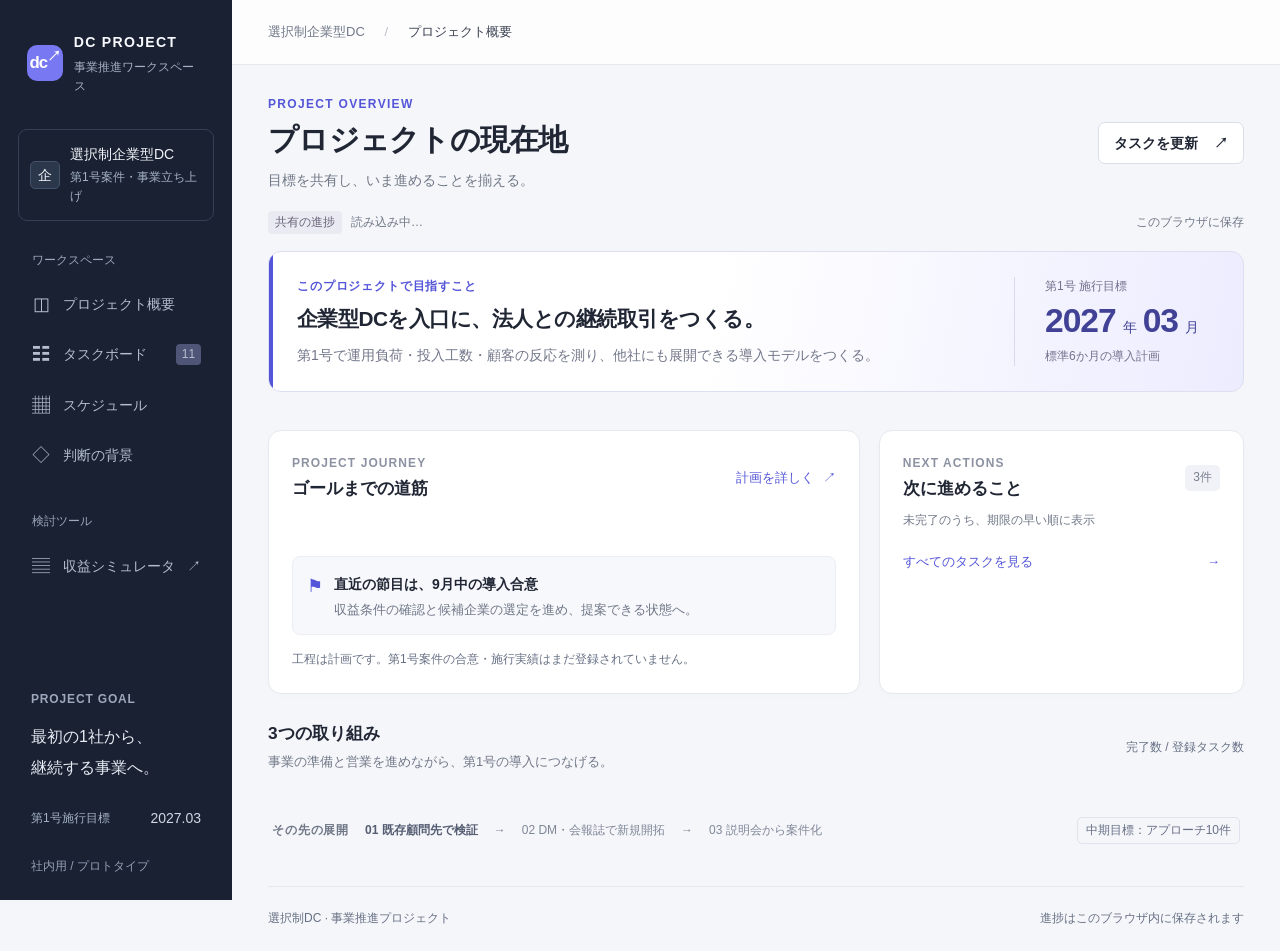
<file: index.html>
<!DOCTYPE html>
<html lang="ja">
<head>
  <meta charset="utf-8">
  <meta name="viewport" content="width=device-width, initial-scale=1">
  <meta name="robots" content="noindex, nofollow">
  <meta name="description" content="選択制DC事業の目標、進捗、次のアクションを一つにつなぐプロジェクトダッシュボード。">
  <title>プロジェクトの現在地 | 選択制DC</title>
  <link rel="stylesheet" href="styles.css?v=3">
</head>
<body>
  <a class="skip-link" href="#main">メインへ移動</a>
  <aside class="sidebar">
    <a class="brand" href="#overview"><span class="brand-mark">dc<span>↗</span></span><span>DC PROJECT<small>事業推進ワークスペース</small></span></a>
    <div class="project-switch"><span class="project-icon">企</span><div>選択制企業型DC<small>第1号案件・事業立ち上げ</small></div></div>
    <p class="nav-label">ワークスペース</p>
    <nav aria-label="メインナビゲーション">
      <a href="#overview" data-view="overview"><span aria-hidden="true">◫</span>プロジェクト概要</a>
      <a href="#tasks" data-view="tasks"><span aria-hidden="true">☷</span>タスクボード<b id="navTaskCount">11</b></a>
      <a href="#schedule" data-view="schedule"><span aria-hidden="true">▦</span>スケジュール</a>
      <a href="#map" data-view="map"><span aria-hidden="true">◇</span>判断の背景</a>
    </nav>
    <p class="nav-label tools-label">検討ツール</p>
    <a class="sim-link" href="simulator.html"><span aria-hidden="true">▤</span>収益シミュレータ<span aria-hidden="true">↗</span></a>
    <div class="sidebar-bottom"><span class="small-label">PROJECT GOAL</span><strong>最初の1社から、<br>継続する事業へ。</strong><div class="side-target">第1号施行目標<span>2027.03</span></div><small>社内用 / プロトタイプ</small></div>
  </aside>
  <div class="workspace">
    <header class="topbar"><span>選択制企業型DC <span class="slash">/</span> <strong id="breadcrumb">プロジェクト概要</strong></span><span class="date-label" id="todayLabel"></span></header>
    <main id="main" tabindex="-1">
      <section id="view-overview" class="view" aria-labelledby="overviewTitle">
        <div class="page-heading"><div><p class="eyebrow">PROJECT OVERVIEW</p><h1 id="overviewTitle">プロジェクトの現在地</h1><p>目標を共有し、いま進めることを揃える。</p></div><a class="button secondary" href="#tasks">タスクを更新 <span>↗</span></a></div>
        <div class="data-notice"><span class="sample-pill" id="dataMode">共有の進捗</span><span id="dataDescription">読み込み中…</span><span class="save-label" id="saveLabel">このブラウザに保存</span></div>
        <article class="mission-card"><div class="mission-copy"><div class="small-label">このプロジェクトで目指すこと</div><h2>企業型DCを入口に、<br class="mobile-break">法人との継続取引をつくる。</h2><p>第1号で運用負荷・投入工数・顧客の反応を測り、他社にも展開できる導入モデルをつくる。</p></div><div class="mission-target"><span>第1号 施行目標</span><strong>2027<span>年</span>03<span>月</span></strong><small>標準6か月の導入計画</small></div></article>
        <div class="metric-grid" id="metrics"></div>
        <div class="overview-grid">
          <article class="panel journey-panel"><div class="panel-head"><div><p class="eyebrow">PROJECT JOURNEY</p><h2>ゴールまでの道筋</h2></div><a class="text-link" href="#schedule">計画を詳しく <span>↗</span></a></div><div class="journey" id="journey"></div><div class="milestone-note"><span class="flag-icon" aria-hidden="true">⚑</span><div><strong>直近の節目は、9月中の導入合意</strong><p>収益条件の確認と候補企業の選定を進め、提案できる状態へ。</p></div></div><p class="footnote">工程は計画です。第1号案件の合意・施行実績はまだ登録されていません。</p></article>
          <article class="panel next-panel"><div class="panel-head"><div><p class="eyebrow">NEXT ACTIONS</p><h2>次に進めること</h2></div><span class="count-badge" id="nextCount">3件</span></div><p class="panel-description">未完了のうち、期限の早い順に表示</p><div id="nextActions"></div><a class="all-tasks" href="#tasks">すべてのタスクを見る <span>→</span></a></article>
        </div>
        <div class="section-heading"><div><h2>3つの取り組み</h2><p>事業の準備と営業を進めながら、第1号の導入につなげる。</p></div><span class="muted-caption">完了数 / 登録タスク数</span></div>
        <div class="track-grid" id="trackCards"></div>
        <div class="expansion-strip"><span class="small-label">その先の展開</span><strong>01 既存顧問先で検証</strong><span>→</span><span>02 DM・会報誌で新規開拓</span><span>→</span><span>03 説明会から案件化</span><span class="target-chip">中期目標：アプローチ10件</span></div>
      </section>
      <section id="view-tasks" class="view" hidden aria-labelledby="tasksTitle">
        <div class="page-heading"><div><p class="eyebrow">TASK BOARD</p><h1 id="tasksTitle">タスクボード</h1><p>タスクを選んで背景を確認し、進捗を更新。</p></div><button class="button secondary" id="resetBoardBtn">初期状態に戻す</button></div>
        <div class="board-toolbar"><div class="filter-tabs" role="group" aria-label="取り組みで絞り込み"><button data-track="all" aria-pressed="true">すべて</button><button data-track="preparation" aria-pressed="false">事業準備</button><button data-track="sales" aria-pressed="false">営業</button></div><span class="muted-caption">ドラッグまたは詳細の進捗メニューで変更</span></div>
        <div class="kanban-board" id="kanbanBoard"></div>
        <p class="footnote">期日の集計は「月中＝月末」「上旬＝10日」を区切りにしています。担当者は元データに含まれていません。</p>
      </section>
      <section id="view-schedule" class="view" hidden aria-labelledby="scheduleTitle">
        <div class="page-heading"><div><p class="eyebrow">MASTER SCHEDULE</p><h1 id="scheduleTitle">ゴールから逆算する</h1><p>2026年9月合意・2027年3月施行を基準にした全体計画。</p></div><span class="outline-pill">予定 / 実績とは別</span></div>
        <article class="panel schedule-panel"><div class="panel-head"><h2>プロジェクト全体の計画</h2><span class="muted-caption">2026.08 — 2027.10</span></div><div class="gantt-scroll" tabindex="0" role="region" aria-label="全体計画。横にスクロールできます"><div id="masterGantt" class="gantt"></div></div><div class="gantt-legend"><span><i class="j"></i>自社・営業</span><span><i class="u"></i>導入</span><span><i class="k"></i>社会保険</span><span><i class="c"></i>収益</span></div><p class="footnote">元資料の計画・前提を表示。制度日付や効果発生時期は、個別条件の確認が必要です。</p></article>
        <div class="section-heading"><div><h2>施行月を変えて、日程を比較</h2><p>比較用の試算です。上の基準計画やプロジェクト目標は変更されません。</p></div></div>
        <div class="planner-grid"><article class="panel"><label class="field-label" for="plannerMonth">比較する施行月</label><select id="plannerMonth"></select><div class="planner-result" id="plannerResult"></div><div class="planner-summaries" id="plannerSummaries"></div><p class="footnote">標準6か月・翌月給与払い・定時決定を置いた概算。適用の可否は企業ごとの条件で確認します。</p></article><article class="panel"><h3>導入のステップ</h3><div id="plannerSteps"></div></article></div>
      </section>
      <section id="view-map" class="view" hidden aria-labelledby="mapTitle">
        <div class="page-heading"><div><p class="eyebrow">DECISION MAP</p><h1 id="mapTitle">判断の背景をたどる</h1><p>「なぜこのタスクを進めるのか」を、目的と仮説から確認。</p></div><button class="button secondary" id="clearMap">選択を解除</button></div>
        <div class="map-guide"><span>目的</span><b>→</b><span>検討課題</span><b>→</b><span>仮説</span><b>→</b><span>検証</span><b>→</b><span>アクション</span></div>
        <div class="map-scroll" tabindex="0" role="region" aria-label="判断の背景マップ"><div id="mapGrid" class="map-grid"></div></div><p class="footnote">元資料の仮説・前提を含みます。ノードのつながりは検討の背景で、タスクの着手順を制限するものではありません。</p>
      </section>
      <footer class="footer"><span>選択制DC · 事業推進プロジェクト</span><span>進捗はこのブラウザ内に保存されます</span></footer>
    </main>
  </div>
  <dialog id="detailDialog" class="detail-dialog" aria-labelledby="detailTitle"><div class="drawer-top"><span class="small-label">DETAIL</span><button class="icon-button" id="closeDetail" aria-label="詳細を閉じる">×</button></div><div id="detailBody"></div></dialog>
  <dialog id="resetDialog" class="confirm-dialog" aria-labelledby="resetTitle"><h2 id="resetTitle">共有の進捗に戻しますか？</h2><p>このブラウザで変更した進捗を破棄し、共有の進捗（board.json）の状態に戻します。</p><div class="dialog-actions"><button class="button secondary" id="cancelReset">キャンセル</button><button class="button primary" id="confirmReset">初期状態に戻す</button></div></dialog>
  <div id="toast" class="toast" role="status" aria-live="polite"></div>
  <noscript><p class="noscript">このダッシュボードを使うにはJavaScriptを有効にしてください。</p></noscript>
  <script src="app.js?v=4"></script>
</body>
</html>
</file>
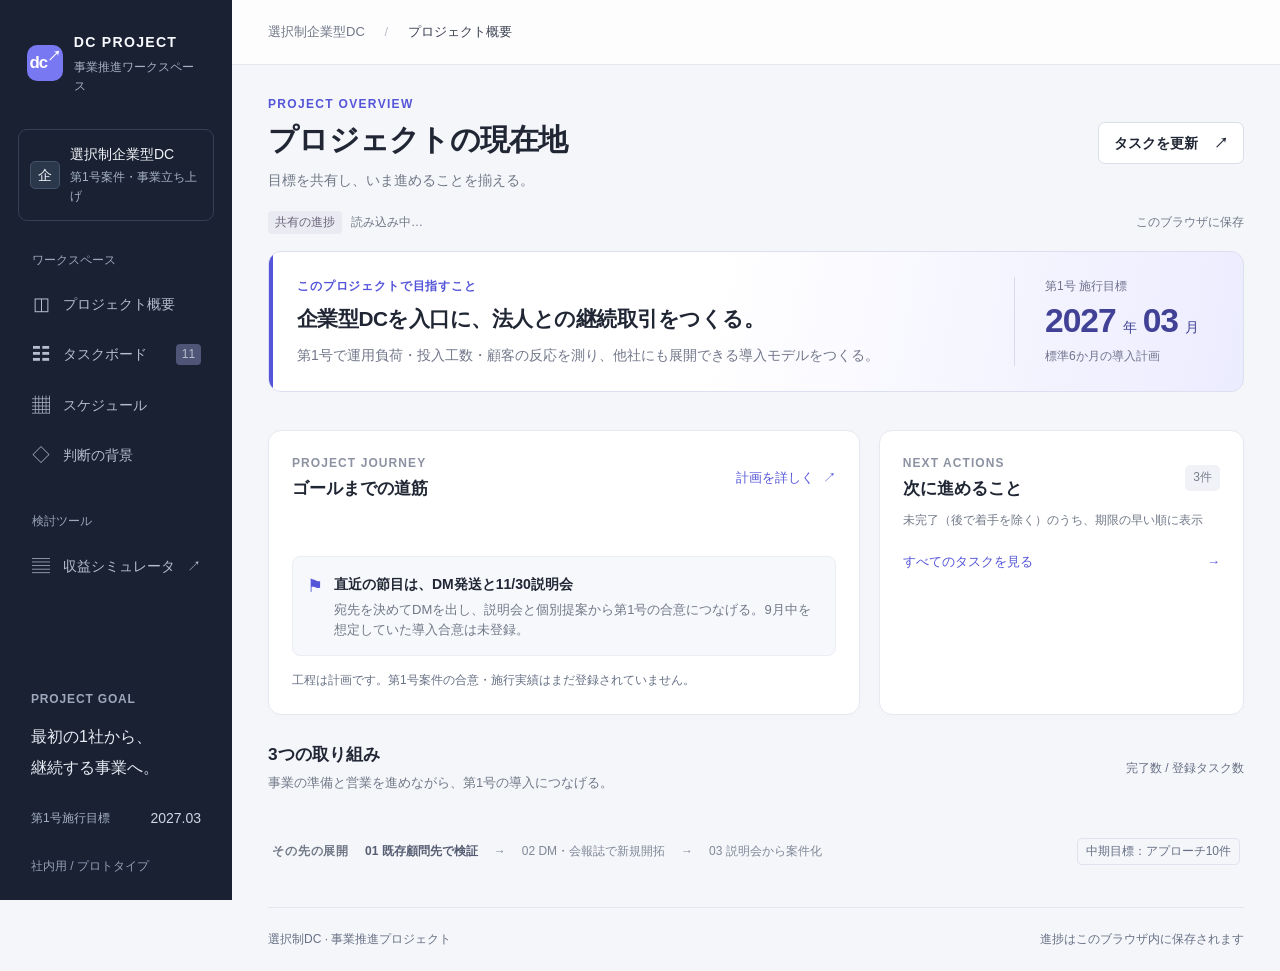
<file: index_1.html>
<!DOCTYPE html>
<html lang="ja">
<head>
  <meta charset="utf-8">
  <meta name="viewport" content="width=device-width, initial-scale=1">
  <meta name="robots" content="noindex, nofollow">
  <meta name="description" content="選択制DC事業の目標、進捗、次のアクションを一つにつなぐプロジェクトダッシュボード。">
  <title>プロジェクトの現在地 | 選択制DC</title>
  <link rel="stylesheet" href="styles.css?v=3">
</head>
<body>
  <a class="skip-link" href="#main">メインへ移動</a>
  <aside class="sidebar">
    <a class="brand" href="#overview"><span class="brand-mark">dc<span>↗</span></span><span>DC PROJECT<small>事業推進ワークスペース</small></span></a>
    <div class="project-switch"><span class="project-icon">企</span><div>選択制企業型DC<small>第1号案件・事業立ち上げ</small></div></div>
    <p class="nav-label">ワークスペース</p>
    <nav aria-label="メインナビゲーション">
      <a href="#overview" data-view="overview"><span aria-hidden="true">◫</span>プロジェクト概要</a>
      <a href="#tasks" data-view="tasks"><span aria-hidden="true">☷</span>タスクボード<b id="navTaskCount">11</b></a>
      <a href="#schedule" data-view="schedule"><span aria-hidden="true">▦</span>スケジュール</a>
      <a href="#map" data-view="map"><span aria-hidden="true">◇</span>判断の背景</a>
    </nav>
    <p class="nav-label tools-label">検討ツール</p>
    <a class="sim-link" href="simulator.html"><span aria-hidden="true">▤</span>収益シミュレータ<span aria-hidden="true">↗</span></a>
    <div class="sidebar-bottom"><span class="small-label">PROJECT GOAL</span><strong>最初の1社から、<br>継続する事業へ。</strong><div class="side-target">第1号施行目標<span>2027.03</span></div><small>社内用 / プロトタイプ</small></div>
  </aside>
  <div class="workspace">
    <header class="topbar"><span>選択制企業型DC <span class="slash">/</span> <strong id="breadcrumb">プロジェクト概要</strong></span><span class="date-label" id="todayLabel"></span></header>
    <main id="main" tabindex="-1">
      <section id="view-overview" class="view" aria-labelledby="overviewTitle">
        <div class="page-heading"><div><p class="eyebrow">PROJECT OVERVIEW</p><h1 id="overviewTitle">プロジェクトの現在地</h1><p>目標を共有し、いま進めることを揃える。</p></div><a class="button secondary" href="#tasks">タスクを更新 <span>↗</span></a></div>
        <div class="data-notice"><span class="sample-pill" id="dataMode">共有の進捗</span><span id="dataDescription">読み込み中…</span><span class="save-label" id="saveLabel">このブラウザに保存</span></div>
        <article class="mission-card"><div class="mission-copy"><div class="small-label">このプロジェクトで目指すこと</div><h2>企業型DCを入口に、<br class="mobile-break">法人との継続取引をつくる。</h2><p>第1号で運用負荷・投入工数・顧客の反応を測り、他社にも展開できる導入モデルをつくる。</p></div><div class="mission-target"><span>第1号 施行目標</span><strong>2027<span>年</span>03<span>月</span></strong><small>標準6か月の導入計画</small></div></article>
        <div class="metric-grid" id="metrics"></div>
        <div class="overview-grid">
          <article class="panel journey-panel"><div class="panel-head"><div><p class="eyebrow">PROJECT JOURNEY</p><h2>ゴールまでの道筋</h2></div><a class="text-link" href="#schedule">計画を詳しく <span>↗</span></a></div><div class="journey" id="journey"></div><div class="milestone-note"><span class="flag-icon" aria-hidden="true">⚑</span><div><strong>直近の節目は、DM発送と11/30説明会</strong><p>宛先を決めてDMを出し、説明会と個別提案から第1号の合意につなげる。9月中を想定していた導入合意は未登録。</p></div></div><p class="footnote">工程は計画です。第1号案件の合意・施行実績はまだ登録されていません。</p></article>
          <article class="panel next-panel"><div class="panel-head"><div><p class="eyebrow">NEXT ACTIONS</p><h2>次に進めること</h2></div><span class="count-badge" id="nextCount">3件</span></div><p class="panel-description">未完了（後で着手を除く）のうち、期限の早い順に表示</p><div id="nextActions"></div><a class="all-tasks" href="#tasks">すべてのタスクを見る <span>→</span></a></article>
        </div>
        <div class="section-heading"><div><h2>3つの取り組み</h2><p>事業の準備と営業を進めながら、第1号の導入につなげる。</p></div><span class="muted-caption">完了数 / 登録タスク数</span></div>
        <div class="track-grid" id="trackCards"></div>
        <div class="expansion-strip"><span class="small-label">その先の展開</span><strong>01 既存顧問先で検証</strong><span>→</span><span>02 DM・会報誌で新規開拓</span><span>→</span><span>03 説明会から案件化</span><span class="target-chip">中期目標：アプローチ10件</span></div>
      </section>
      <section id="view-tasks" class="view" hidden aria-labelledby="tasksTitle">
        <div class="page-heading"><div><p class="eyebrow">TASK BOARD</p><h1 id="tasksTitle">タスクボード</h1><p>タスクを選んで背景を確認し、進捗を更新。</p></div><button class="button secondary" id="resetBoardBtn">初期状態に戻す</button></div>
        <div class="board-toolbar"><div class="filter-tabs" role="group" aria-label="取り組みで絞り込み"><button data-track="all" aria-pressed="true">すべて</button><button data-track="preparation" aria-pressed="false">事業準備</button><button data-track="sales" aria-pressed="false">営業</button></div><span class="muted-caption">ドラッグまたは詳細の進捗メニューで変更</span></div>
        <div class="kanban-board" id="kanbanBoard"></div>
        <p class="footnote">期日の集計は「月中＝月末」「上旬＝10日」を区切りにしています。担当者は分かっているものだけ表示しています。</p>
      </section>
      <section id="view-schedule" class="view" hidden aria-labelledby="scheduleTitle">
        <div class="page-heading"><div><p class="eyebrow">MASTER SCHEDULE</p><h1 id="scheduleTitle">ゴールから逆算する</h1><p>2026年9月合意・2027年3月施行を基準にした全体計画。</p></div><span class="outline-pill">予定 / 実績とは別</span></div>
        <article class="panel schedule-panel"><div class="panel-head"><h2>プロジェクト全体の計画</h2><span class="muted-caption">2026.08 — 2027.10</span></div><div class="gantt-scroll" tabindex="0" role="region" aria-label="全体計画。横にスクロールできます"><div id="masterGantt" class="gantt"></div></div><div class="gantt-legend"><span><i class="j"></i>自社・営業</span><span><i class="u"></i>導入</span><span><i class="k"></i>社会保険</span><span><i class="c"></i>収益</span></div><p class="footnote">元資料の計画・前提を表示。制度日付や効果発生時期は、個別条件の確認が必要です。</p></article>
        <div class="section-heading"><div><h2>施行月を変えて、日程を比較</h2><p>比較用の試算です。上の基準計画やプロジェクト目標は変更されません。</p></div></div>
        <div class="planner-grid"><article class="panel"><label class="field-label" for="plannerMonth">比較する施行月</label><select id="plannerMonth"></select><div class="planner-result" id="plannerResult"></div><div class="planner-summaries" id="plannerSummaries"></div><p class="footnote">標準6か月・翌月給与払い・定時決定を置いた概算。適用の可否は企業ごとの条件で確認します。</p></article><article class="panel"><h3>導入のステップ</h3><div id="plannerSteps"></div></article></div>
      </section>
      <section id="view-map" class="view" hidden aria-labelledby="mapTitle">
        <div class="page-heading"><div><p class="eyebrow">DECISION MAP</p><h1 id="mapTitle">判断の背景をたどる</h1><p>「なぜこのタスクを進めるのか」を、目的と仮説から確認。</p></div><button class="button secondary" id="clearMap">選択を解除</button></div>
        <div class="map-guide"><span>目的</span><b>→</b><span>検討課題</span><b>→</b><span>仮説</span><b>→</b><span>検証</span><b>→</b><span>アクション</span></div>
        <div class="map-scroll" tabindex="0" role="region" aria-label="判断の背景マップ"><div id="mapGrid" class="map-grid"></div></div><p class="footnote">元資料の仮説・前提を含みます。ノードのつながりは検討の背景で、タスクの着手順を制限するものではありません。</p>
      </section>
      <footer class="footer"><span>選択制DC · 事業推進プロジェクト</span><span>進捗はこのブラウザ内に保存されます</span></footer>
    </main>
  </div>
  <dialog id="detailDialog" class="detail-dialog" aria-labelledby="detailTitle"><div class="drawer-top"><span class="small-label">DETAIL</span><button class="icon-button" id="closeDetail" aria-label="詳細を閉じる">×</button></div><div id="detailBody"></div></dialog>
  <dialog id="resetDialog" class="confirm-dialog" aria-labelledby="resetTitle"><h2 id="resetTitle">共有の進捗に戻しますか？</h2><p>このブラウザで変更した進捗を破棄し、共有の進捗（board.json）の状態に戻します。</p><div class="dialog-actions"><button class="button secondary" id="cancelReset">キャンセル</button><button class="button primary" id="confirmReset">初期状態に戻す</button></div></dialog>
  <div id="toast" class="toast" role="status" aria-live="polite"></div>
  <noscript><p class="noscript">このダッシュボードを使うにはJavaScriptを有効にしてください。</p></noscript>
  <script src="app.js?v=5"></script>
</body>
</html>
</file>
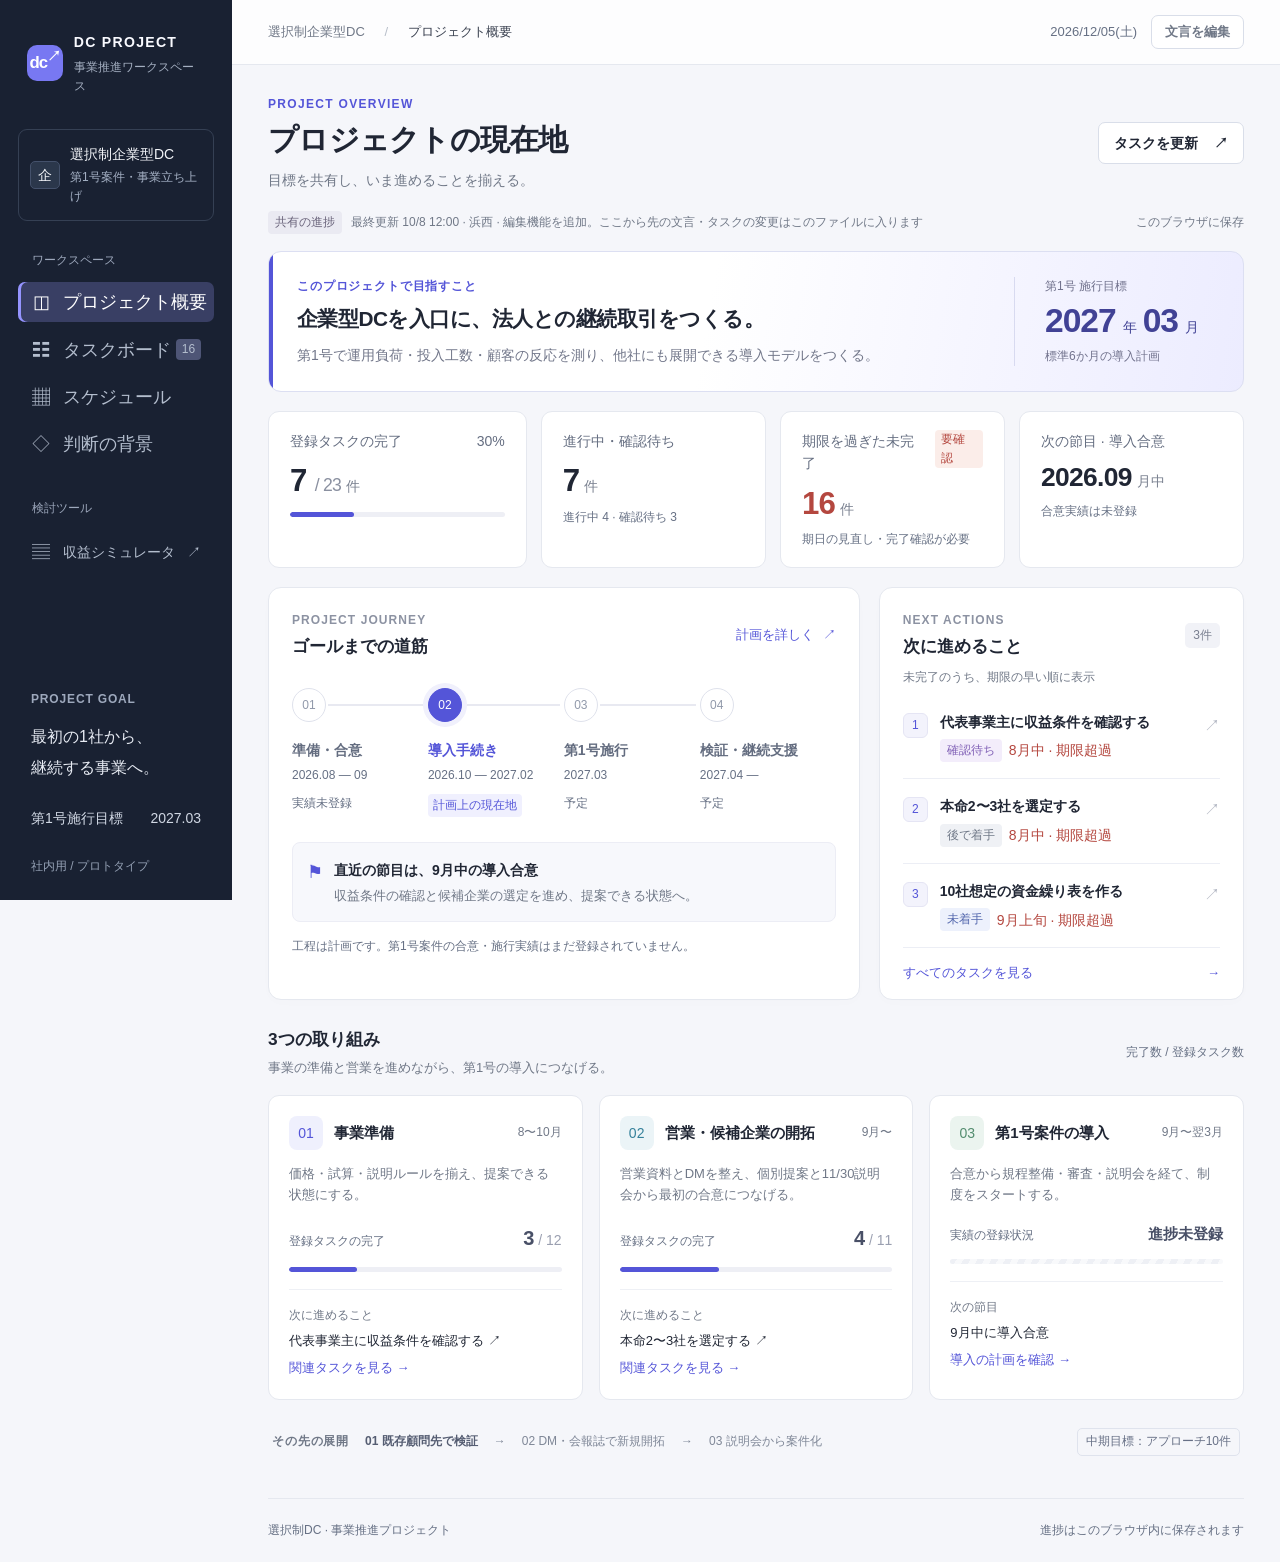
<file: index_2.html>
<!DOCTYPE html>
<html lang="ja">
<head>
  <meta charset="utf-8">
  <meta name="viewport" content="width=device-width, initial-scale=1">
  <meta name="robots" content="noindex, nofollow">
  <meta name="description" content="選択制DC事業の目標、進捗、次のアクションを一つにつなぐプロジェクトダッシュボード。">
  <title>プロジェクトの現在地 | 選択制DC</title>
  <link rel="stylesheet" href="styles.css?v=5">
</head>
<body>
  <a class="skip-link" href="#main">メインへ移動</a>
  <aside class="sidebar">
    <a class="brand" href="#overview"><span class="brand-mark">dc<span>↗</span></span><span><span data-ed="side.brand">DC PROJECT</span><small data-ed="side.brandSub">事業推進ワークスペース</small></span></a>
    <div class="project-switch"><span class="project-icon">企</span><div><span data-ed="side.project">選択制企業型DC</span><small data-ed="side.projectSub">第1号案件・事業立ち上げ</small></div></div>
    <p class="nav-label" data-ed="side.navLabel">ワークスペース</p>
    <nav aria-label="メインナビゲーション">
      <a href="#overview" data-view="overview"><span aria-hidden="true">◫</span><span class="nav-text" data-nav-label data-ed="nav.overview">プロジェクト概要</span></a>
      <a href="#tasks" data-view="tasks"><span aria-hidden="true">☷</span><span class="nav-text" data-nav-label data-ed="nav.tasks">タスクボード</span><b id="navTaskCount">11</b></a>
      <a href="#schedule" data-view="schedule"><span aria-hidden="true">▦</span><span class="nav-text" data-nav-label data-ed="nav.schedule">スケジュール</span></a>
      <a href="#map" data-view="map"><span aria-hidden="true">◇</span><span class="nav-text" data-nav-label data-ed="nav.map">判断の背景</span></a>
    </nav>
    <p class="nav-label tools-label" data-ed="side.toolsLabel">検討ツール</p>
    <a class="sim-link" href="simulator.html"><span aria-hidden="true">▤</span><span data-ed="side.simLink">収益シミュレータ</span><span aria-hidden="true">↗</span></a>
    <div class="sidebar-bottom"><span class="small-label" data-ed="side.goalLabel">PROJECT GOAL</span><strong data-ed="side.goalText" data-ed-html>最初の1社から、<br>継続する事業へ。</strong><div class="side-target"><span data-ed="side.targetLabel">第1号施行目標</span><span data-ed="side.targetValue">2027.03</span></div><small data-ed="side.note">社内用 / プロトタイプ</small></div>
  </aside>
  <div class="workspace">
    <header class="topbar"><span><span data-ed="top.project">選択制企業型DC</span> <span class="slash">/</span> <strong id="breadcrumb">プロジェクト概要</strong></span><span class="topbar-right"><span class="date-label" id="todayLabel"></span><button class="button secondary edit-toggle" id="editToggle">文言を編集</button></span></header>
    <main id="main" tabindex="-1">
      <section id="view-overview" class="view" aria-labelledby="overviewTitle">
        <div class="page-heading"><div><p class="eyebrow" data-ed="ov.eyebrow">PROJECT OVERVIEW</p><h1 id="overviewTitle" data-ed="ov.title">プロジェクトの現在地</h1><p data-ed="ov.lead">目標を共有し、いま進めることを揃える。</p></div><a class="button secondary" href="#tasks"><span data-ed="ov.cta">タスクを更新</span> <span>↗</span></a></div>
        <div class="data-notice"><span class="sample-pill" id="dataMode">共有の進捗</span><span id="dataDescription">読み込み中…</span><span class="save-label" id="saveLabel">このブラウザに保存</span></div>
        <article class="mission-card"><div class="mission-copy"><div class="small-label" data-ed="mission.label">このプロジェクトで目指すこと</div><h2 data-ed="mission.title" data-ed-html>企業型DCを入口に、<br class="mobile-break">法人との継続取引をつくる。</h2><p data-ed="mission.body">第1号で運用負荷・投入工数・顧客の反応を測り、他社にも展開できる導入モデルをつくる。</p></div><div class="mission-target"><span data-ed="mission.targetLabel">第1号 施行目標</span><strong data-ed="mission.targetValue" data-ed-html>2027<span>年</span>03<span>月</span></strong><small data-ed="mission.targetNote">標準6か月の導入計画</small></div></article>
        <div class="metric-grid" id="metrics"></div>
        <div class="overview-grid">
          <article class="panel journey-panel"><div class="panel-head"><div><p class="eyebrow" data-ed="jr.eyebrow">PROJECT JOURNEY</p><h2 data-ed="jr.title">ゴールまでの道筋</h2></div><a class="text-link" href="#schedule"><span data-ed="jr.link">計画を詳しく</span> <span>↗</span></a></div><div class="journey" id="journey"></div><div class="milestone-note"><span class="flag-icon" aria-hidden="true">⚑</span><div><strong data-ed="jr.milestoneTitle">直近の節目は、9月中の導入合意</strong><p data-ed="jr.milestoneBody">収益条件の確認と候補企業の選定を進め、提案できる状態へ。</p></div></div><p class="footnote" data-ed="jr.footnote">工程は計画です。第1号案件の合意・施行実績はまだ登録されていません。</p></article>
          <article class="panel next-panel"><div class="panel-head"><div><p class="eyebrow" data-ed="na.eyebrow">NEXT ACTIONS</p><h2 data-ed="na.title">次に進めること</h2></div><span class="count-badge" id="nextCount">3件</span></div><p class="panel-description" data-ed="na.desc">未完了のうち、期限の早い順に表示</p><div id="nextActions"></div><a class="all-tasks" href="#tasks"><span data-ed="na.link">すべてのタスクを見る</span> <span>→</span></a></article>
        </div>
        <div class="section-heading"><div><h2 data-ed="tr.title">3つの取り組み</h2><p data-ed="tr.lead">事業の準備と営業を進めながら、第1号の導入につなげる。</p></div><span class="muted-caption" data-ed="tr.caption">完了数 / 登録タスク数</span></div>
        <div class="track-grid" id="trackCards"></div>
        <div class="expansion-strip"><span class="small-label" data-ed="ex.label">その先の展開</span><strong data-ed="ex.1">01 既存顧問先で検証</strong><span>→</span><span data-ed="ex.2">02 DM・会報誌で新規開拓</span><span>→</span><span data-ed="ex.3">03 説明会から案件化</span><span class="target-chip" data-ed="ex.chip">中期目標：アプローチ10件</span></div>
      </section>
      <section id="view-tasks" class="view" hidden aria-labelledby="tasksTitle">
        <div class="page-heading"><div><p class="eyebrow" data-ed="tb.eyebrow">TASK BOARD</p><h1 id="tasksTitle" data-ed="tb.title">タスクボード</h1><p data-ed="tb.lead">タスクを選んで背景を確認し、進捗を更新。</p></div><div class="head-actions"><button class="button secondary" id="addTaskBtn" hidden>＋ タスクを追加</button><button class="button secondary" id="resetBoardBtn">初期状態に戻す</button></div></div>
        <div class="board-toolbar"><div class="filter-tabs" id="filterTabs" role="group" aria-label="取り組みで絞り込み"></div><span class="muted-caption" data-ed="tb.caption">ドラッグまたは詳細の進捗メニューで変更</span></div>
        <div class="kanban-board" id="kanbanBoard"></div>
        <p class="footnote" data-ed="tb.footnote">期日の集計は「月中＝月末」「上旬＝10日」を区切りにしています。担当者は元データに含まれていません。</p>
      </section>
      <section id="view-schedule" class="view" hidden aria-labelledby="scheduleTitle">
        <div class="page-heading"><div><p class="eyebrow" data-ed="sc.eyebrow">MASTER SCHEDULE</p><h1 id="scheduleTitle" data-ed="sc.title">ゴールから逆算する</h1><p data-ed="sc.lead">2026年9月合意・2027年3月施行を基準にした全体計画。</p></div><span class="outline-pill" data-ed="sc.pill">予定 / 実績とは別</span></div>
        <article class="panel schedule-panel"><div class="panel-head"><h2 data-ed="sc.ganttTitle">プロジェクト全体の計画</h2><span class="muted-caption" data-ed="sc.ganttRange">2026.08 — 2027.10</span></div><div class="gantt-scroll" tabindex="0" role="region" aria-label="全体計画。横にスクロールできます"><div id="masterGantt" class="gantt"></div></div><div class="gantt-legend"><span><i class="j"></i><span data-ed="sc.legend1">自社・営業</span></span><span><i class="u"></i><span data-ed="sc.legend2">導入</span></span><span><i class="k"></i><span data-ed="sc.legend3">社会保険</span></span><span><i class="c"></i><span data-ed="sc.legend4">収益</span></span></div><p class="footnote" data-ed="sc.footnote">元資料の計画・前提を表示。制度日付や効果発生時期は、個別条件の確認が必要です。</p></article>
        <div class="section-heading"><div><h2 data-ed="sc.planTitle">施行月を変えて、日程を比較</h2><p data-ed="sc.planLead">比較用の試算です。上の基準計画やプロジェクト目標は変更されません。</p></div></div>
        <div class="planner-grid"><article class="panel"><label class="field-label" for="plannerMonth"><span data-ed="sc.planLabel">比較する施行月</span></label><select id="plannerMonth"></select><div class="planner-result" id="plannerResult"></div><div class="planner-summaries" id="plannerSummaries"></div><p class="footnote" data-ed="sc.planFootnote">標準6か月・翌月給与払い・定時決定を置いた概算。適用の可否は企業ごとの条件で確認します。</p></article><article class="panel"><h3 data-ed="sc.stepsTitle">導入のステップ</h3><div id="plannerSteps"></div></article></div>
      </section>
      <section id="view-map" class="view" hidden aria-labelledby="mapTitle">
        <div class="page-heading"><div><p class="eyebrow" data-ed="mp.eyebrow">DECISION MAP</p><h1 id="mapTitle" data-ed="mp.title">判断の背景をたどる</h1><p data-ed="mp.lead">「なぜこのタスクを進めるのか」を、目的と仮説から確認。</p></div><button class="button secondary" id="clearMap">選択を解除</button></div>
        <div class="map-guide"><span data-ed="mp.g1">目的</span><b>→</b><span data-ed="mp.g2">検討課題</span><b>→</b><span data-ed="mp.g3">仮説</span><b>→</b><span data-ed="mp.g4">検証</span><b>→</b><span data-ed="mp.g5">アクション</span></div>
        <div class="map-scroll" tabindex="0" role="region" aria-label="判断の背景マップ"><div id="mapGrid" class="map-grid"></div></div><p class="footnote" data-ed="mp.footnote">元資料の仮説・前提を含みます。ノードのつながりは検討の背景で、タスクの着手順を制限するものではありません。</p>
      </section>
      <footer class="footer"><span data-ed="ft.1">選択制DC · 事業推進プロジェクト</span><span data-ed="ft.2">進捗はこのブラウザ内に保存されます</span></footer>
    </main>
  </div>
  <dialog id="detailDialog" class="detail-dialog" aria-labelledby="detailTitle"><div class="drawer-top"><span class="small-label">DETAIL</span><button class="icon-button" id="closeDetail" aria-label="詳細を閉じる">×</button></div><div id="detailBody"></div></dialog>
  <dialog id="resetDialog" class="confirm-dialog" aria-labelledby="resetTitle"><h2 id="resetTitle">共有の進捗に戻しますか？</h2><p>このブラウザで変更した進捗を破棄し、共有の進捗（board.json）の状態に戻します。</p><div class="dialog-actions"><button class="button secondary" id="cancelReset">キャンセル</button><button class="button primary" id="confirmReset">初期状態に戻す</button></div></dialog>
  <dialog id="howtoDialog" class="confirm-dialog" aria-labelledby="howtoTitle">
    <h2 id="howtoTitle">直した内容を、みんなの画面に出すまで</h2>
    <ol class="howto">
      <li>この画面で文言やタスクを直す（直した内容はこの端末に保存されます）。</li>
      <li>下のバーの「content.json を書き出す」を押して、ファイルを保存する。スマホでうまく保存できないときは「文字をコピー」を使う。</li>
      <li>GitHub の <b>hama112345/DCProject</b> を開き、<b>content.json</b> を置きかえてコミットする。ファイルをドラッグするか、鉛筆アイコンで中身を貼りかえる。</li>
      <li>1〜2分でサイトに反映されます。反映されたら、この画面の「編集を取り消す」を押して端末側の控えを消しておくと、次から混乱しません。</li>
    </ol>
    <p class="footnote">元の文言や計画データは消えません。content.json は「上書きしたいところだけ」を書いたファイルです。</p>
    <div class="dialog-actions"><button class="button primary" id="howtoClose">閉じる</button></div>
  </dialog>
  <div class="edit-bar" id="editBar" hidden>
    <span class="edit-bar-state" id="editState"></span>
    <input id="editBy" class="edit-input" type="text" placeholder="更新した人" aria-label="更新した人">
    <input id="editNote" class="edit-input wide" type="text" placeholder="ひとことメモ（任意）" aria-label="ひとことメモ">
    <button class="button primary" id="exportBtn">content.json を書き出す</button>
    <button class="button secondary" id="copyBtn">文字をコピー</button>
    <button class="button secondary" id="howtoBtn">公開のしかた</button>
    <button class="button secondary" id="revertBtn">編集を取り消す</button>
    <button class="button secondary" id="editDone" hidden>編集を終える</button>
  </div>
  <div id="toast" class="toast" role="status" aria-live="polite"></div>
  <noscript><p class="noscript">このダッシュボードを使うにはJavaScriptを有効にしてください。</p></noscript>
  <script src="app.js?v=6"></script>
</body>
</html>
</file>
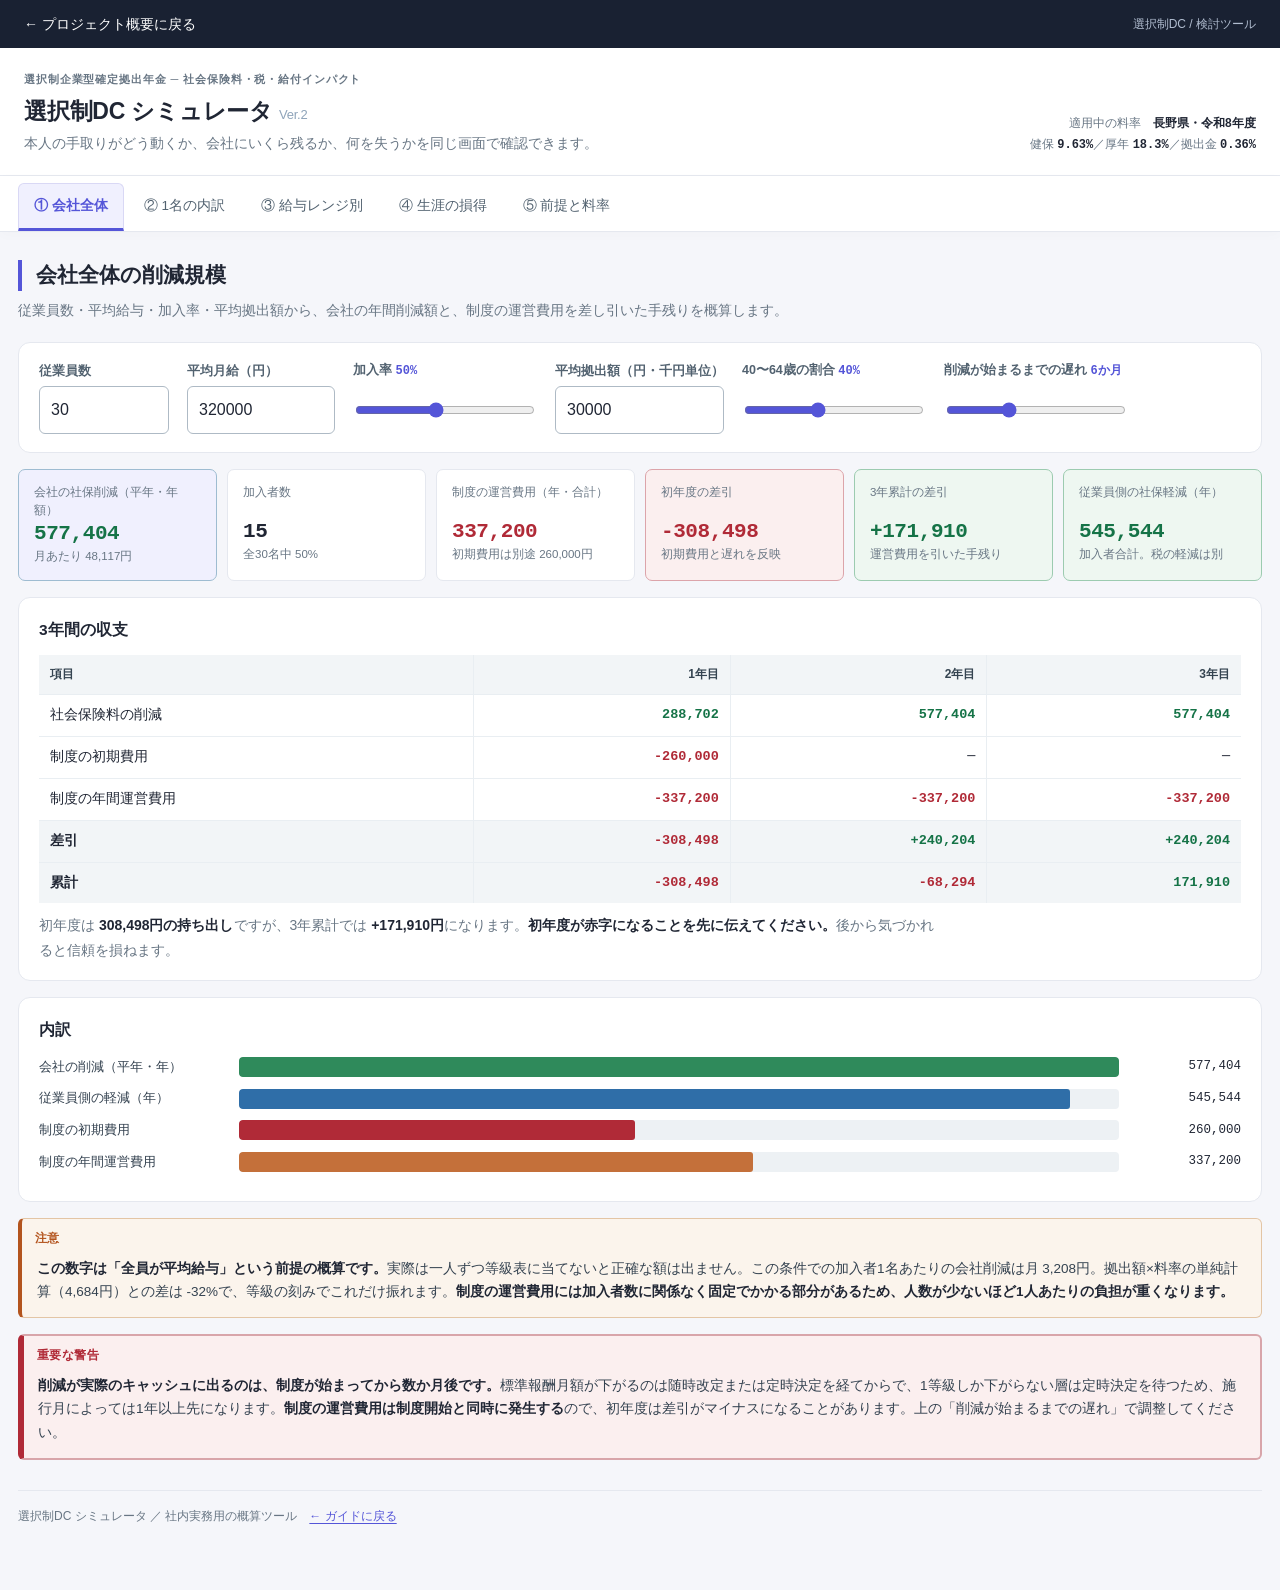
<file: simulator.html>
<!DOCTYPE html>
<html lang="ja">
<head>
<meta charset="UTF-8" />
<meta name="viewport" content="width=device-width, initial-scale=1.0" />
<meta name="robots" content="noindex, nofollow" />
<title>選択制DC シミュレータ Ver.2</title>
<style>
  :root{
    --canvas:#eef2f5;
    --paper:#ffffff;
    --ink:#17212b;
    --ink-2:#344250;
    --muted:#687684;
    --line:#d7dfe6;
    --line-soft:#e9eef2;
    --line-strong:#aebac5;
    --pos:#157347;
    --neg:#b02a37;
    --warn:#b3541e;
    --acc:#245f8f;
    --pos-bg:#eef7f1;
    --neg-bg:#fbefef;
    --warn-bg:#fbf4ec;
    --acc-bg:#edf4f9;
    --mono:ui-monospace,SFMono-Regular,Menlo,Consolas,"Noto Sans Mono",monospace;
  }
  *{box-sizing:border-box}
  html{scroll-padding-top:66px}
  body{
    margin:0;
    color:var(--ink);
    background:var(--canvas);
    font-family:-apple-system,BlinkMacSystemFont,"Hiragino Sans","Hiragino Kaku Gothic ProN","Yu Gothic","Noto Sans JP",Meiryo,sans-serif;
    font-size:16px;
    line-height:1.75;
    -webkit-font-smoothing:antialiased;
  }
  button,input,select{font:inherit;color:inherit}
  button{cursor:pointer}
  a{color:var(--acc);text-underline-offset:3px}
  b,strong{font-weight:750}
  .num,td.n,.kpi .v,.rngval,.rateTag b{font-family:var(--mono);font-variant-numeric:tabular-nums}

  .mast{background:#fff;color:var(--ink);padding:22px 24px 20px;border-top:4px solid var(--acc);border-bottom:1px solid var(--line)}
  .mast-in{max-width:1180px;margin:0 auto;display:flex;justify-content:space-between;align-items:flex-end;gap:18px;flex-wrap:wrap}
  .mast .eb{font-size:11px;letter-spacing:.08em;color:var(--muted);font-weight:700}
  .mast h1{margin:5px 0 5px;font-size:24px;line-height:1.4;font-weight:750;letter-spacing:-.01em}
  .mast p{margin:0;font-size:13.5px;color:var(--muted)}
  .rateTag{font-size:12px;color:var(--muted);text-align:right;line-height:1.65}
  .rateTag b{color:var(--ink)}

  .tabs{background:#fff;position:sticky;top:0;z-index:30;border-bottom:1px solid var(--line)}
  .tabs-in{max-width:1180px;margin:0 auto;display:flex;gap:4px;padding:7px 18px 0;overflow-x:auto;-webkit-overflow-scrolling:touch}
  .tb{min-height:46px;background:#fff;border:1px solid transparent;border-bottom:3px solid transparent;color:#526270;font-size:13.5px;padding:10px 15px;white-space:nowrap;border-radius:6px 6px 0 0}
  .tb:hover{color:var(--ink);background:#f5f7f9}
  .tb[aria-selected="true"]{color:#17496f;border-color:#c7d7e3;border-bottom-color:var(--acc);background:var(--acc-bg);font-weight:800}
  .tb:focus-visible{outline:3px solid #b5cee0;outline-offset:-2px}

  .page{max-width:1180px;margin:0 auto;padding:28px 18px 64px}
  .view{display:none}.view.active{display:block}
  h2.s{font-size:21px;line-height:1.45;margin:0 0 7px;font-weight:800;padding-left:14px;border-left:4px solid var(--acc)}
  h3.p{margin:0 0 12px;font-size:15.5px;font-weight:800}
  p.lead{margin:0 0 20px;font-size:14px;line-height:1.75;color:var(--muted);max-width:900px}
  p.lead b{color:var(--ink)}

  .panel{background:var(--paper);border:1px solid var(--line);border-radius:8px;padding:18px 20px;margin:0 0 16px}
  .ctrls{display:flex;gap:15px 18px;flex-wrap:wrap;align-items:flex-end}
  .fld{display:flex;flex-direction:column;gap:6px;min-width:130px}
  .fld label{font-size:12.5px;line-height:1.45;color:#526270;font-weight:650}
  .fld input,.fld select{min-height:44px;padding:9px 11px;border:1px solid var(--line-strong);border-radius:6px;background:#fff;min-width:108px}
  .fld input:hover,.fld select:hover{border-color:#7f919f}
  .fld input:focus,.fld select:focus{outline:3px solid #d5e3ed;outline-offset:0;border-color:var(--acc)}
  .fld input[type=range]{min-width:180px;min-height:44px;padding:0;accent-color:var(--acc)}
  .fld.w input{min-width:148px}
  .rngval{font-size:12px;color:var(--acc);font-weight:800}

  table{width:100%;border-collapse:separate;border-spacing:0;font-size:13.5px;line-height:1.55}
  th,td{padding:10px 11px;border-right:1px solid var(--line-soft);border-bottom:1px solid var(--line-soft);text-align:right;white-space:nowrap;vertical-align:middle}
  th{background:#f2f5f7;font-size:12px;font-weight:800;color:#354451;text-align:right;position:sticky;top:0;z-index:1}
  th:last-child,td:last-child{border-right:0}
  tr:last-child>td{border-bottom:0}
  th:first-child,td:first-child{text-align:left;white-space:normal}
  td.lft,th.lft{text-align:left;white-space:normal}
  tr.cap td{background:var(--neg-bg)}
  tr.sum td{background:#f2f5f7;font-weight:800}
  tr:hover td{box-shadow:inset 0 0 0 9999px rgba(36,95,143,.025)}
  .pos{color:var(--pos);font-weight:800}
  .neg{color:var(--neg);font-weight:800}
  .zero{color:var(--muted)}
  .scroll{position:relative;overflow-x:auto;-webkit-overflow-scrolling:touch;background:var(--paper);border:1px solid var(--line);border-radius:8px}
  .scroll.bare{border:0;background:none;border-radius:0}
  .scroll table{min-width:max-content}
  .scroll.bare table{min-width:100%}

  .kpis{display:grid;grid-template-columns:repeat(auto-fit,minmax(176px,1fr));gap:10px;margin:0 0 16px}
  .kpi{background:var(--paper);border:1px solid var(--line);border-radius:7px;padding:14px 15px}
  .kpi .k{font-size:11.5px;line-height:1.5;color:var(--muted);min-height:2.8em}
  .kpi .v{font-size:21px;font-weight:800;line-height:1.4;letter-spacing:-.02em}
  .kpi .u{font-size:11.5px;line-height:1.55;color:var(--muted)}
  .kpi.hl{border-color:#9ebcd1;background:var(--acc-bg)}
  .kpi.good{border-color:#9ccbb0;background:var(--pos-bg)}
  .kpi.warn{border-color:#e3c19f;background:var(--warn-bg)}
  .kpi.bad{border-color:#dca4aa;background:var(--neg-bg)}

  .two{display:grid;grid-template-columns:1fr 1fr;gap:14px}
  .card{border:1px solid var(--line);border-radius:8px;overflow:hidden;background:var(--paper)}
  .card>h3{margin:0;padding:11px 14px;font-size:14px;font-weight:800}
  .card.g>h3{background:var(--pos-bg);color:var(--pos);border-bottom:1px solid #cbe4d6}
  .card.r>h3{background:var(--neg-bg);color:var(--neg);border-bottom:1px solid #ecc9cd}
  .card .in{padding:5px 14px 13px;overflow-x:auto}
  .card table{font-size:13px}
  .card td:first-child{color:var(--ink-2)}

  .note{position:relative;font-size:13.5px;line-height:1.75;color:var(--ink-2);background:var(--acc-bg);border:1px solid #b9cbd9;border-left:4px solid var(--acc);padding:38px 15px 13px;margin:0 0 16px;border-radius:6px}
  .note::before{content:"補足";position:absolute;left:13px;top:9px;font-size:11.5px;font-weight:800;letter-spacing:.04em;color:var(--acc)}
  .note.warn{background:var(--warn-bg);border-color:#e3c5a5;border-left-color:var(--warn)}
  .note.warn::before{content:"注意";color:var(--warn)}
  .note.stop{background:var(--neg-bg);border:2px solid #d8a5aa;border-left:6px solid var(--neg);padding-left:14px}
  .note.stop::before{content:"重要な警告";color:var(--neg);font-size:12px}
  .note.ok{background:var(--pos-bg);border-color:#b8d8c7;border-left-color:var(--pos)}
  .note.ok::before{content:"有利な情報";color:var(--pos)}
  .note b{font-weight:800;color:var(--ink)}

  .bars{margin-top:8px}
  .bar-row{display:flex;align-items:center;gap:10px;margin-bottom:9px;font-size:13px}
  .bar-row .lb{width:190px;flex-shrink:0;color:var(--ink-2)}
  .bar-track{flex:1;height:20px;background:#edf1f4;border-radius:4px;overflow:hidden}
  .bar-fill{height:100%;border-radius:3px}
  .bar-row .vv{width:112px;text-align:right;font-family:var(--mono);font-size:12.5px;flex-shrink:0}

  .pbtn{min-height:44px;padding:9px 15px;border:1px solid var(--line-strong);border-radius:6px;background:#fff;font-size:13px}
  .pbtn:hover{background:#f3f6f8}
  .pbtn.on{background:var(--acc);color:#fff;border-color:var(--acc);font-weight:800}
  .pbtn:focus-visible{outline:3px solid #d5e3ed;outline-offset:1px}
  .rateGrid{display:grid;grid-template-columns:repeat(auto-fit,minmax(170px,1fr));gap:14px;margin-top:14px}

  footer{margin-top:30px;padding-top:15px;border-top:1px solid var(--line);font-size:12px;color:var(--muted)}

  @media(max-width:860px){
    .two{grid-template-columns:1fr}
    .mast{padding-left:18px;padding-right:18px}
    .rateTag{text-align:left}
  }
  @media(max-width:720px){
    body{font-size:16px}
    .mast{padding:17px 18px 16px;border-top-width:3px}
    .mast h1{font-size:20px}
    .mast p{font-size:12.5px;line-height:1.65}
    .tabs-in{padding:6px 10px 0;gap:2px}
    .tb{min-height:48px;padding:10px 12px;font-size:13px}
    .page{padding:22px 14px 50px}
    h2.s{font-size:19px}
    p.lead{font-size:13.5px}
    .panel{padding:15px 14px}
    .ctrls{display:grid;grid-template-columns:1fr;gap:13px}
    .fld{min-width:0;width:100%}
    .fld input,.fld select,.fld.w input{width:100%;min-width:0;min-height:48px;font-size:16px}
    .fld input[type=range]{width:100%;min-width:0;min-height:48px}
    .kpis{grid-template-columns:1fr 1fr;gap:8px}
    .kpi{padding:12px}
    .kpi .v{font-size:18px}
    .kpi .k{min-height:0}
    .bar-row{display:grid;grid-template-columns:1fr auto;gap:4px 10px}
    .bar-row .lb{width:auto}
    .bar-track{grid-column:1/-1;height:18px}
    .bar-row .vv{width:auto;grid-column:2;grid-row:1}
    .scroll{padding-top:28px}
    .scroll::before{content:"横にスクロール →";position:absolute;left:10px;top:4px;font-size:11px;font-weight:700;color:var(--muted);z-index:2}
    .scroll table{min-width:680px}
    .scroll.bare{border:1px solid var(--line);border-radius:8px;background:#fff}
    .card .in{padding:5px 10px 12px}
    .card table{min-width:100%}
    .note{padding:38px 13px 12px}
  }
  @media(max-width:430px){
    .kpis{grid-template-columns:1fr}
  }
</style>
<style>
:root{--canvas:#f5f6fa;--paper:#fff;--ink:#202634;--acc:#5455d8;--acc-bg:#f0f0fe;--line:#e5e8ef}
.mast{border-top:0;background:#fff}.mast h1{font-size:23px}.mast-in{max-width:1280px}.page,.tabs-in{max-width:1280px}.panel{border-radius:12px}.tb[aria-selected="true"]{color:#5455d8;border-color:#d9d8f5;border-bottom-color:#5455d8}.return-bar{background:#192132;color:#d5dced;padding:13px 24px;font:14px/1.6 -apple-system,"Yu Gothic UI",Meiryo,sans-serif;display:flex;gap:20px;align-items:center;justify-content:space-between}.return-bar a{color:#fff;text-decoration:none}.return-bar a:hover{text-decoration:underline}.return-bar span{font-size:12px;color:#b1bdd0}.tabs{box-shadow:0 3px 12px #17233c05}@media(max-width:600px){.return-bar{padding:12px 18px}.return-bar span{display:none}}
</style></head>
<body>
<div class="return-bar"><a href="index.html#overview">← プロジェクト概要に戻る</a><span>選択制DC / 検討ツール</span></div>

<header class="mast">
  <div class="mast-in">
    <div>
      <div class="eb">選択制企業型確定拠出年金 ─ 社会保険料・税・給付インパクト</div>
      <h1>選択制DC シミュレータ <span style="font-size:13px;font-weight:400;color:#8fa4ba">Ver.2</span></h1>
      <p>本人の手取りがどう動くか、会社にいくら残るか、何を失うかを同じ画面で確認できます。</p>
    </div>
    <div class="rateTag" id="rateTag"></div>
  </div>
</header>

<nav class="tabs">
  <div class="tabs-in" role="tablist">
    <button class="tb" role="tab" data-v="corp" aria-selected="true">① 会社全体</button>
    <button class="tb" role="tab" data-v="one" aria-selected="false">② 1名の内訳</button>
    <button class="tb" role="tab" data-v="ind" aria-selected="false">③ 給与レンジ別</button>
    <button class="tb" role="tab" data-v="life" aria-selected="false">④ 生涯の損得</button>
    <button class="tb" role="tab" data-v="about" aria-selected="false">⑤ 前提と料率</button>
  </div>
</nav>

<main class="page">

<!-- ================= ① 1名の内訳 ================= -->
<section class="view active" id="v-corp">
  <h2 class="s">会社全体の削減規模</h2>
  <p class="lead">従業員数・平均給与・加入率・平均拠出額から、会社の年間削減額と、制度の運営費用を差し引いた手残りを概算します。</p>

  <div class="panel">
    <div class="ctrls">
      <div class="fld"><label for="cN">従業員数</label><input type="number" id="cN" value="30" min="1" max="2000"></div>
      <div class="fld w"><label for="cSal">平均月給（円）</label><input type="number" id="cSal" value="320000" min="90000" max="2000000" step="10000"></div>
      <div class="fld"><label for="cRate">加入率 <span class="rngval" id="cRateV">50%</span></label><input type="range" id="cRate" min="10" max="100" value="50" step="5"></div>
      <div class="fld w"><label for="cAmt">平均拠出額（円・千円単位）</label><input type="number" id="cAmt" value="30000" min="1000" max="62000" step="1000"></div>
      <div class="fld"><label for="cAge">40〜64歳の割合 <span class="rngval" id="cAgeV">40%</span></label><input type="range" id="cAge" min="0" max="100" value="40" step="10"></div>
      <div class="fld"><label for="cLag">削減が始まるまでの遅れ <span class="rngval" id="cLagV">6か月</span></label><input type="range" id="cLag" min="0" max="18" value="6" step="1"></div>
    </div>
  </div>

  <div class="kpis" id="corpKpis"></div>

  <div class="panel">
    <h3 class="p">3年間の収支</h3>
    <div class="scroll bare"><table id="tbl3y"></table></div>
    <p class="lead" style="margin:10px 0 0" id="note3y"></p>
  </div>

  <div class="panel">
    <h3 class="p">内訳</h3>
    <div class="bars" id="corpBars"></div>
  </div>

  <div class="note warn" id="corpWarn"></div>
  <div class="note stop"><b>削減が実際のキャッシュに出るのは、制度が始まってから数か月後です。</b>標準報酬月額が下がるのは随時改定または定時決定を経てからで、1等級しか下がらない層は定時決定を待つため、施行月によっては1年以上先になります。<b>制度の運営費用は制度開始と同時に発生する</b>ので、初年度は差引がマイナスになることがあります。上の「削減が始まるまでの遅れ」で調整してください。</div>
</section>

<!-- ================= ② 給与レンジ別 ================= -->
<section class="view" id="v-one">
  <h2 class="s">1名の内訳 ─ 何が増えて、何が減るか</h2>
  <p class="lead">面談でそのまま見せる画面です。<b>選択制は「手取りが増える」制度ではありません。</b>手取りは減ります。減り方が拠出額より小さいので、その差額が本人の得になります。同時に失うものもあるので、両方を並べています。</p>

  <div class="panel">
    <div class="ctrls">
      <div class="fld w"><label for="oSal">月給（額面）</label><input type="number" id="oSal" value="350000" min="90000" max="2000000" step="10000"></div>
      <div class="fld w"><label for="oAmt">月の拠出額（円・千円単位）</label><input type="number" id="oAmt" value="30000" min="1000" max="62000" step="1000"></div>
      <div class="fld"><label for="oAge">介護保険（40〜64歳）</label><select id="oAge"><option value="0" selected>対象外</option><option value="1">対象</option></select></div>
      <div class="fld"><label for="oTax">所得税・住民税の合算税率</label>
        <select id="oTax">
          <option value="0.15">15%（年収300万円台）</option>
          <option value="0.20" selected>20%（年収400〜600万円台）</option>
          <option value="0.30">30%（年収700〜900万円台）</option>
          <option value="0.43">43%（年収1,800万円超）</option>
        </select></div>
      <div class="fld"><label for="oYrs">拠出年数 <span class="rngval" id="oYrsV">20年</span></label><input type="range" id="oYrs" min="1" max="40" value="20" step="1"></div>
      <div class="fld w"><label for="oNet">現在の手取り（任意・空欄可）</label><input type="number" id="oNet" placeholder="給与明細の差引支給額" min="0" max="2000000" step="1000"></div>
    </div>
  </div>

  <div class="kpis" id="oneKpis"></div>

  <div class="two">
    <div class="card g">
      <h3>得るもの（本人）</h3>
      <div class="in"><table id="tblGain"></table></div>
    </div>
    <div class="card r">
      <h3>失うもの（本人）</h3>
      <div class="in"><table id="tblLose"></table></div>
    </div>
  </div>

  <div class="panel" style="margin-top:14px">
    <h3 class="p">会社側</h3>
    <div class="scroll bare"><table id="tblCo"></table></div>
  </div>

  <div class="note" id="oneVerdict"></div>
  <div class="note warn"><b>「失うもの」は、起きるかどうかが人によって違います。</b>老齢厚生年金は拠出した期間に応じて効きます。傷病手当金・出産手当金・育児休業給付・失業給付は、その事由が起きた人にだけ効きます。<b>これから出産・育休を予定している人、持病がある人には拠出額を抑えるか見送りを勧めてください。</b>ここを説明しないまま加入させると、後から問題になります。</div>
</section>

<!-- ================= ③ 会社全体 ================= -->
<section class="view" id="v-ind">
  <h2 class="s">給与レンジ別の効き方</h2>
  <p class="lead">同じ拠出額でも、給与水準によって等級の落ち方が違います。赤い行は厚生年金の上限（標準報酬65万円）に達していて、厚生年金部分の削減が出ないゾーンです。</p>

  <div class="panel">
    <div class="ctrls">
      <div class="fld w"><label for="iAmt">月の拠出額（円・千円単位）</label><input type="number" id="iAmt" value="30000" min="1000" max="62000" step="1000"></div>
      <div class="fld"><label for="iAge">介護保険（40〜64歳）</label><select id="iAge"><option value="0" selected>対象外</option><option value="1">対象</option></select></div>
      <div class="fld"><label for="iTax">合算税率</label>
        <select id="iTax"><option value="0.15">15%</option><option value="0.20" selected>20%</option><option value="0.30">30%</option><option value="0.43">43%</option></select></div>
      <div class="fld"><label for="iYrs">拠出年数（年金減の算定用）</label>
        <select id="iYrs"><option value="10">10年</option><option value="20" selected>20年</option><option value="30">30年</option></select></div>
    </div>
  </div>

  <div class="scroll"><table id="tblInd"></table></div>
  <p class="lead" style="margin-top:10px"><b>手取り減</b>は、額面が拠出額だけ下がったうえで社会保険料と税も下がった結果、実際に減る手取りです。<b>純増</b>は「拠出額 − 手取り減」で、本人が得をしている月額です。<b>年金減</b>は、その年数だけ拠出を続けた場合の老齢厚生年金（報酬比例部分）の年額の減少で、受給は終身なので長生きするほど累計は増えます。</p>
</section>

<!-- ================= ④ 生涯の損得 ================= -->
<section class="view" id="v-life">
  <h2 class="s">一人あたり生涯の損得</h2>
  <p class="lead">DCに回して運用した場合の資産と、社会保険給付が減る分を並べます。老後資産だけを見るか、現役期の保障まで含めるかで結論が変わります。</p>

  <div class="panel">
    <div class="ctrls">
      <div class="fld w"><label for="lSal">現在の月給（円）</label><input type="number" id="lSal" value="300000" min="90000" max="2000000" step="10000"></div>
      <div class="fld"><label for="lAmt">月の拠出額 <span class="rngval" id="lAmtV">20,000円</span></label><input type="range" id="lAmt" min="3000" max="62000" value="20000" step="1000"></div>
      <div class="fld"><label for="lYrs">拠出年数 <span class="rngval" id="lYrsV">20年</span></label><input type="range" id="lYrs" min="5" max="40" value="20" step="1"></div>
      <div class="fld"><label for="lRet">想定利回り <span class="rngval" id="lRetV">3.0%</span></label><input type="range" id="lRet" min="0" max="70" value="30" step="5"></div>
      <div class="fld"><label for="lTax">合算税率</label><select id="lTax"><option value="0.15">15%</option><option value="0.20" selected>20%</option><option value="0.30">30%</option><option value="0.43">43%</option></select></div>
      <div class="fld"><label for="lRecv">年金の受給年数</label><select id="lRecv"><option value="15">15年（80歳まで）</option><option value="20" selected>20年（85歳まで）</option><option value="25">25年（90歳まで）</option><option value="35">35年（100歳まで）</option></select></div>
    </div>
  </div>

  <div class="kpis" id="lifeKpis"></div>

  <div class="panel">
    <h3 class="p">積立資産と、失う年金の累計</h3>
    <p class="lead" style="margin:0 0 10px">青＝DCの資産残高。赤＝年金減少分の累計（受給開始後）。現役期の給付減は上の①タブに出しています。</p>
    <div id="lifeChart"></div>
  </div>

  <div class="note" id="lifeVerdict"></div>
</section>

<!-- ================= ⑤ 前提と料率 ================= -->
<section class="view" id="v-about">
  <h2 class="s">前提と料率</h2>
  <p class="lead">ここで料率を変えると、すべてのタブの計算が切り替わります。他県の企業に提案する際は健康保険料率を差し替えてください。</p>

  <div class="panel">
    <h3 class="p">料率</h3>
    <p class="lead" style="margin:0 0 8px">既定は長野県・令和8年度です。他県の企業に提案する場合は健康保険料率を差し替えてください。</p>
    <div style="display:flex;gap:8px;flex-wrap:wrap"><button class="pbtn" id="pReset">既定値に戻す</button></div>
    <div class="rateGrid">
      <div class="fld"><label for="rKen">健康保険（%）</label><input type="number" id="rKen" step="0.01" value="9.63"></div>
      <div class="fld"><label for="rKaigo">介護保険（%）</label><input type="number" id="rKaigo" step="0.01" value="1.62"></div>
      <div class="fld"><label for="rShien">子ども・子育て支援金（%）</label><input type="number" id="rShien" step="0.01" value="0.23"></div>
      <div class="fld"><label for="rPen">厚生年金（%）</label><input type="number" id="rPen" step="0.01" value="18.3"></div>
      <div class="fld"><label for="rKyo">子ども・子育て拠出金（%・会社のみ）</label><input type="number" id="rKyo" step="0.01" value="0.36"></div>
      <div class="fld"><label for="rKoyoE">雇用保険・会社（%）</label><input type="number" id="rKoyoE" step="0.01" value="0.85"></div>
      <div class="fld"><label for="rKoyoW">雇用保険・本人（%）</label><input type="number" id="rKoyoW" step="0.01" value="0.5"></div>
    </div>
  </div>

  <div class="note ok" id="checkBox"></div>

  <div class="panel">
    <h3 class="p">配布中のExcelとの差異</h3>
    <div class="scroll bare"><table>
      <tr><th class="lft">項目</th><th class="lft">Excel</th><th class="lft">このツール</th></tr>
      <tr><td>健康保険料率</td><td class="lft">10.0%（例示値）</td><td class="lft">9.63%（長野県の実料率。プリセットで切替可）</td></tr>
      <tr><td>子ども・子育て拠出金</td><td class="lft">なし</td><td class="lft">0.36%を会社側に計上（切替可）</td></tr>
      <tr class="cap"><td><b>厚生年金の上限</b></td><td class="lft"><b>反映されていません</b>。厚年等級を引く数式はありますが、保険料は健保の標準報酬で計算されています</td><td class="lft">標準報酬65万円で頭打ち</td></tr>
      <tr class="cap"><td><b>健保44等級の標準報酬月額</b></td><td class="lft"><b>1,000,000円</b>と入力されています</td><td class="lft">1,030,000円</td></tr>
      <tr><td>雇用保険</td><td class="lft">年収に0.5%／0.85%。同じ考え方です</td><td class="lft">同左</td></tr>
      <tr><td>会社全体の集計</td><td class="lft">1名分 × 人数</td><td class="lft">同左（40〜64歳の割合だけ分けています）</td></tr>
    </table></div>
    <p class="lead" style="margin:10px 0 0"><b>下2つは役員向けの提案で効いてきます。</b>厚生年金の上限が反映されていないと、月給66.5万円を超える人の削減額が実際より大きく出ます。<b>役員報酬が高い会社ほど、提案時の数字と実績がずれます。</b></p>
  </div>

  <div class="panel">
    <h3 class="p">この試算でやっていること・やっていないこと</h3>
    <div class="scroll bare"><table>
      <tr><th class="lft">項目</th><th class="lft">扱い</th></tr>
      <tr><td>標準報酬月額の等級判定</td><td class="lft">実際の等級表で判定。拠出額×料率の概算ではありません</td></tr>
      <tr><td>厚生年金の上限</td><td class="lft">65万円で頭打ち。2027年9月に68万円、2028年9月に71万円、2029年9月に75万円へ引き上げが決まっています</td></tr>
      <tr><td>健康保険の上限</td><td class="lft">139万円で頭打ち</td></tr>
      <tr><td>手取り</td><td class="lft">拠出前からの<b>変化額</b>を計算しています。実額は①タブで現在の手取りを入力すると出ます。扶養控除等は反映していません</td></tr>
      <tr><td>賞与</td><td class="lft">考慮していません。標準賞与額にも保険料はかかります</td></tr>
      <tr><td>会社全体の試算</td><td class="lft">全員が平均給与という前提の概算。実際は一人ずつの等級判定が必要です</td></tr>
      <tr><td>年金の減少</td><td class="lft">報酬比例部分のみ。基礎年金は変わりません。マクロ経済スライドは考慮していません</td></tr>
      <tr><td>傷病・出産手当金</td><td class="lft">標準報酬月額の低下 ÷30 × 2/3 で概算。例外規定は反映していません</td></tr>
      <tr><td>育児休業給付・失業給付</td><td class="lft">実際の賃金が下がる分で概算。失業給付は給付率と所定給付日数に幅があるため範囲で表示</td></tr>
      <tr><td>労災保険</td><td class="lft">含めていません。業種で料率差が大きいため。実際は軽減が出る可能性があります</td></tr>
      <tr><td>DCの受取時課税</td><td class="lft">退職所得控除・公的年金等控除の範囲内と仮定しゼロ</td></tr>
    </table></div>
  </div>

  <div class="note stop">
    <b>提案書に使う際は社労士の監修を入れてください。</b>傷病手当金・出産手当金・育児休業給付の算定には例外規定が多く、ここを誤ると説明義務違反になりかねません。<b>最低賃金への抵触チェックはこの試算に含まれていません。</b>選択制で額面が下がった結果、最低賃金を下回る人が出ないか、必ず個別に確認してください。
  </div>
</section>

<footer>選択制DC シミュレータ ／ 社内実務用の概算ツール　<a href="index.html">← ガイドに戻る</a></footer>
</main>

<script>
(() => {
"use strict";

const TBL=[
[1,0,58000,0,63000],[2,0,68000,63000,73000],[3,0,78000,73000,83000],
[4,1,88000,83000,93000],[5,2,98000,93000,101000],[6,3,104000,101000,107000],
[7,4,110000,107000,114000],[8,5,118000,114000,122000],[9,6,126000,122000,130000],
[10,7,134000,130000,138000],[11,8,142000,138000,146000],[12,9,150000,146000,155000],
[13,10,160000,155000,165000],[14,11,170000,165000,175000],[15,12,180000,175000,185000],
[16,13,190000,185000,195000],[17,14,200000,195000,210000],[18,15,220000,210000,230000],
[19,16,240000,230000,250000],[20,17,260000,250000,270000],[21,18,280000,270000,290000],
[22,19,300000,290000,310000],[23,20,320000,310000,330000],[24,21,340000,330000,350000],
[25,22,360000,350000,370000],[26,23,380000,370000,395000],[27,24,410000,395000,425000],
[28,25,440000,425000,455000],[29,26,470000,455000,485000],[30,27,500000,485000,515000],
[31,28,530000,515000,545000],[32,29,560000,545000,575000],[33,30,590000,575000,605000],
[34,31,620000,605000,635000],[35,32,650000,635000,665000],[36,0,680000,665000,695000],
[37,0,710000,695000,730000],[38,0,750000,730000,770000],[39,0,790000,770000,810000],
[40,0,830000,810000,855000],[41,0,880000,855000,905000],[42,0,930000,905000,955000],
[43,0,980000,955000,1005000],[44,0,1030000,1005000,1055000],[45,0,1090000,1055000,1115000],
[46,0,1150000,1115000,1175000],[47,0,1210000,1175000,1235000],[48,0,1270000,1235000,1295000],
[49,0,1330000,1295000,1355000],[50,0,1390000,1355000,Infinity]
];
const PEN_CAP=650000, PEN_MULT=5.481/1000;

const R={ken:0.0963,kaigo:0.0162,shien:0.0023,pen:0.183,kyoshutsu:0.0036,koyoEmp:0.0085,koyoEe:0.005};
const PRESET={
  nagano:{label:"長野県・令和8年度",ken:0.0963,kaigo:0.0162,shien:0.0023,pen:0.183,kyoshutsu:0.0036,koyoEmp:0.0085,koyoEe:0.005},
  kikan :{label:"運営管理機関の資料準拠",ken:0.10,kaigo:0.0162,shien:0.0023,pen:0.183,kyoshutsu:0,koyoEmp:0.0085,koyoEe:0.005}
};

function grade(pay){for(const r of TBL){if(pay>=r[3]&&pay<r[4])return r;}return TBL[TBL.length-1];}
function stds(pay){const g=grade(pay);return{hGrade:g[0],pGrade:g[1],hStd:g[2],pStd:Math.min(g[2],PEN_CAP)};}
function annual(pay,is40){
  const s=stds(pay), wage=pay*12;
  const half=R.ken/2+R.shien/2+(is40?R.kaigo/2:0);
  const ee=s.hStd*half*12 + s.pStd*(R.pen/2)*12 + wage*R.koyoEe;
  const er=s.hStd*half*12 + s.pStd*(R.pen/2+R.kyoshutsu)*12 + wage*R.koyoEmp;
  return {...s,ee,er};
}
function diff(pay,amt,is40){
  const b=annual(pay,is40), a=annual(Math.max(pay-amt,0),is40);
  return {b,a,eeSave:b.ee-a.ee,erSave:b.er-a.er,hDrop:b.hStd-a.hStd,pDrop:b.pStd-a.pStd,capped:b.pStd>=PEN_CAP};
}
const yen=n=>Math.round(n).toLocaleString("ja-JP");
const man=n=>(n/10000).toFixed(1);
const $=id=>document.getElementById(id);

/* ---------- tabs ---------- */
document.querySelectorAll(".tb").forEach(b=>{
  b.addEventListener("click",()=>{
    document.querySelectorAll(".tb").forEach(x=>x.setAttribute("aria-selected","false"));
    b.setAttribute("aria-selected","true");
    document.querySelectorAll(".view").forEach(v=>v.classList.remove("active"));
    $("v-"+b.dataset.v).classList.add("active");
    window.scrollTo({top:0,behavior:"smooth"});
  });
});

/* ---------- 料率 ---------- */
const RATE_IDS=[["rKen","ken"],["rKaigo","kaigo"],["rShien","shien"],["rPen","pen"],["rKyo","kyoshutsu"],["rKoyoE","koyoEmp"],["rKoyoW","koyoEe"]];
let presetLabel=PRESET.nagano.label;
function pullRates(){ RATE_IDS.forEach(([id,k])=>{ const v=parseFloat($(id).value); if(!isNaN(v)) R[k]=v/100; }); }
function pushRates(){ RATE_IDS.forEach(([id,k])=>{ $(id).value=(R[k]*100).toFixed(2).replace(/\.?0+$/,"")||"0"; }); }
function applyPreset(p){ Object.assign(R,{ken:p.ken,kaigo:p.kaigo,shien:p.shien,pen:p.pen,kyoshutsu:p.kyoshutsu,koyoEmp:p.koyoEmp,koyoEe:p.koyoEe}); presetLabel=p.label; pushRates(); renderAll(); }
$("pReset").addEventListener("click",()=>{applyPreset(PRESET.nagano);});
RATE_IDS.forEach(([id])=>$(id).addEventListener("input",()=>{pullRates();presetLabel="カスタム";renderAll();}));

function renderRateTag(){
  $("rateTag").innerHTML=`適用中の料率　<b>${presetLabel}</b><br>健保 <b>${(R.ken*100).toFixed(2)}%</b>／厚年 <b>${(R.pen*100).toFixed(1)}%</b>／拠出金 <b>${R.kyoshutsu>0?(R.kyoshutsu*100).toFixed(2)+"%":"なし"}</b>`;
}
function renderCheck(){
  const keep={...R};
  Object.assign(R,PRESET.kikan);
  const d=diff(350000,50000,true);
  Object.assign(R,keep);
  const exp={ee:672240,er:686940,ee2:560700,er2:573300};
  const ok = Math.round(d.b.ee)===exp.ee && Math.round(d.b.er)===exp.er && Math.round(d.a.ee)===exp.ee2 && Math.round(d.a.er)===exp.er2;
  $("checkBox").className="note "+(ok?"ok":"stop");
  $("checkBox").innerHTML=`<b>制度側の試算資料との照合：${ok?"一致":"不一致"}。</b>提案書と同じ条件（月給35万円・拠出5万円・40歳以上・健康保険10.0%・拠出金なし）で内部計算すると、拠出前の年間保険料は従業員 ${yen(d.b.ee)}円／事業主 ${yen(d.b.er)}円、拠出後は従業員 ${yen(d.a.ee)}円／事業主 ${yen(d.a.er)}円。<b>提案書の数値と1円単位で一致します。</b>事業主の軽減額に差が出る場合は、健康保険料率と子ども・子育て拠出金の扱いの違いが原因です。`;
}

/* ================= ① 1名の内訳 ================= */
function renderOne(){
  const sal=+$("oSal").value||0, amt=+$("oAmt").value||0, is40=$("oAge").value==="1";
  const tax=+$("oTax").value, yrs=+$("oYrs").value, curNet=+$("oNet").value||0;
  $("oYrsV").textContent=yrs+"年";

  const d=diff(sal,amt,is40);
  const eeM=d.eeSave/12, taxM=amt*tax, gainM=eeM+taxM;
  const dropM=amt-gainM;                 // 手取りの減少額
  const erM=d.erSave/12;

  // 失うもの
  const penYear=d.pDrop*PEN_MULT*yrs*12;
  const dH=d.hDrop/30;                   // 健保の日額低下
  const dW=amt/30;                       // 雇用保険の賃金日額低下
  const sick=dH*2/3*546, birth=dH*2/3*98;
  const ikuji=dW*(0.67*180+0.50*185);
  const koyoLo=dW*0.5*90, koyoHi=dW*0.8*90;

  $("oneKpis").innerHTML=`
   <div class="kpi bad"><div class="k">手取りの減少（月）</div><div class="v neg">-${yen(dropM)}</div><div class="u">額面は ${yen(amt)}円 減ります</div></div>
   <div class="kpi hl"><div class="k">DCへの積立（月）</div><div class="v pos">+${yen(amt)}</div><div class="u">全額が自分の資産</div></div>
   <div class="kpi good"><div class="k">本人の純増（月）</div><div class="v pos">+${yen(gainM)}</div><div class="u">年 ${yen(gainM*12)}円 ／ ${yrs}年で ${yen(gainM*12*yrs)}円</div></div>
   <div class="kpi ${penYear>0?'warn':''}"><div class="k">老齢厚生年金（年）</div><div class="v ${penYear>0?'neg':'zero'}">${penYear>0?"-"+yen(penYear):"変わりません"}</div><div class="u">${penYear>0?"65歳から終身":"厚年の標準報酬が動かないため"}</div></div>
   <div class="kpi"><div class="k">会社の軽減（年）</div><div class="v pos">${yen(d.erSave)}</div><div class="u">月 ${yen(erM)}円</div></div>`;

  const netRow = curNet>0
    ? `<tr class="sum"><td>拠出後の手取り見込み</td><td class="n">${yen(curNet-dropM)}</td><td class="n">─</td></tr>`
    : `<tr><td class="lft" colspan="3" style="color:var(--muted);font-size:12px">現在の手取りを入力すると、拠出後の手取り見込みを表示します</td></tr>`;

  $("tblGain").innerHTML=`
   <tr><th class="lft">項目</th><th>月額</th><th>年額</th></tr>
   <tr><td>社会保険料の軽減</td><td class="n pos">${yen(eeM)}</td><td class="n pos">${yen(d.eeSave)}</td></tr>
   <tr><td>所得税・住民税の軽減</td><td class="n pos">${yen(taxM)}</td><td class="n pos">${yen(taxM*12)}</td></tr>
   <tr class="sum"><td>合計（＝本人の純増）</td><td class="n pos">${yen(gainM)}</td><td class="n pos">${yen(gainM*12)}</td></tr>
   <tr><td>額面の減少</td><td class="n neg">-${yen(amt)}</td><td class="n neg">-${yen(amt*12)}</td></tr>
   <tr><td><b>手取りの減少</b></td><td class="n neg">-${yen(dropM)}</td><td class="n neg">-${yen(dropM*12)}</td></tr>
   ${netRow}
   <tr><td>DCに積み立たる額</td><td class="n pos">${yen(amt)}</td><td class="n pos">${yen(amt*12)}</td></tr>
   <tr class="sum"><td>${yrs}年間の元本と純増の合計</td><td class="n">─</td><td class="n pos">${yen(amt*12*yrs)} ／ +${yen(gainM*12*yrs)}</td></tr>`;

  $("tblLose").innerHTML=`
   <tr><th class="lft">失うもの</th><th>金額</th><th class="lft">いつ効くか</th></tr>
   <tr><td>標準報酬月額（健保）</td><td class="n">${man(d.b.hStd)}→${man(d.a.hStd)}万</td><td class="lft">すべての給付の基礎</td></tr>
   <tr><td>標準報酬月額（厚年）</td><td class="n">${man(d.b.pStd)}→${man(d.a.pStd)}万</td><td class="lft">${d.capped?"上限に達しています":"年金額の基礎"}</td></tr>
   <tr><td><b>老齢厚生年金</b></td><td class="n ${penYear>0?'neg':'zero'}">${penYear>0?"-"+yen(penYear)+"／年":"0"}</td><td class="lft">65歳から終身</td></tr>
   <tr><td>傷病手当金</td><td class="n ${sick>0?'neg':'zero'}">${sick>0?"-"+yen(sick):"0"}</td><td class="lft">病気・けがで長期休業（最長1年6か月）</td></tr>
   <tr><td>出産手当金</td><td class="n ${birth>0?'neg':'zero'}">${birth>0?"-"+yen(birth):"0"}</td><td class="lft">産前42日＋産後56日</td></tr>
   <tr><td>育児休業給付</td><td class="n neg">-${yen(ikuji)}</td><td class="lft">育休を1年取得した場合</td></tr>
   <tr><td>失業給付（基本手当）</td><td class="n neg">-${yen(koyoLo)}〜${yen(koyoHi)}</td><td class="lft">退職時。90日分で試算（給付率50〜80%）</td></tr>
   <tr><td>遺族厚生年金</td><td class="n ${penYear>0?'neg':'zero'}">${penYear>0?"-"+yen(penYear*0.75)+"／年":"0"}</td><td class="lft">死亡時。報酬比例の4分の3</td></tr>
   <tr><td>障害厚生年金</td><td class="n neg">同じ割合で減</td><td class="lft">障害を負ったとき</td></tr>
   <tr><td>60歳まで引き出せない</td><td class="n neg">─</td><td class="lft">病気・失業・住宅購入でも取り崩せません</td></tr>
   <tr><td>額面が下がる</td><td class="n neg">-${yen(amt*12)}／年</td><td class="lft">住宅ローン等の審査に影響する場合があります</td></tr>`;

  const naive=amt*(R.ken/2+R.shien/2+(is40?R.kaigo/2:0)+R.pen/2+R.kyoshutsu+R.koyoEmp);
  const gap=(erM/naive-1)*100;
  $("tblCo").innerHTML=`
   <tr><th class="lft">項目</th><th>月額</th><th>年額</th><th class="lft">備考</th></tr>
   <tr><td>社会保険料の軽減</td><td class="n pos">${yen(erM)}</td><td class="n pos">${yen(d.erSave)}</td><td class="lft">等級表で判定した実額</td></tr>
   <tr><td>うち雇用保険分</td><td class="n pos">${yen(amt*R.koyoEmp)}</td><td class="n pos">${yen(amt*R.koyoEmp*12)}</td><td class="lft">等級に関係なく必ず出ます</td></tr>
   <tr><td>拠出額×料率の単純計算</td><td class="n">${yen(naive)}</td><td class="n">${yen(naive*12)}</td><td class="lft">実額との差 ${gap>0?"+":""}${gap.toFixed(0)}%。等級の刻みで振れます</td></tr>`;

  const v=$("oneVerdict");
  if(d.hDrop===0){
    v.className="note stop";
    v.innerHTML=`<b>この条件では標準報酬月額が下がりません。</b>拠出額が等級の刻み幅に届いていないためです。社会保険料の軽減は雇用保険分の月 ${yen(amt*R.koyoEe)}円だけで、会社側も月 ${yen(amt*R.koyoEmp)}円にとどまります。<b>拠出額を上げるか、この方には勧めないという判断になります。</b>税の軽減 月${yen(taxM)}円は変わらず出るので、そこだけを訴求するなら成立します。`;
  }else if(d.capped){
    v.className="note warn";
    v.innerHTML=`<b>厚生年金の上限に達している方です。</b>厚生年金部分の削減は出にくい一方、<b>老齢厚生年金も減りません（-${yen(penYear)}円／年）。</b>役員層への提案で最も説明しやすい層です。ただし上限は2027年9月に68万円、2028年9月に71万円、2029年9月に75万円へ引き上げが決まっているため、この説明が使える範囲は年々狭まります。`;
  }else{
    v.className="note";
    v.innerHTML=`<b>本人は月 ${yen(gainM)}円、会社は月 ${yen(erM)}円の得です。</b>手取りは月 ${yen(dropM)}円減りますが、その代わり月 ${yen(amt)}円がDCに積み立たるので、家計全体では ${yen(gainM)}円のプラスになります。<b>説明の順番は「手取りは減ります」から始めてください。</b>先に得の話をすると、後から手取りの減少に気づかれたときに信用を失います。`;
  }
}

/* ================= ② 給与レンジ別 ================= */
const SALS=[200000,220000,240000,260000,280000,300000,320000,350000,380000,400000,450000,500000,550000,600000,650000,700000,800000];
function renderInd(){
  const amt=+$("iAmt").value||0, is40=$("iAge").value==="1", tax=+$("iTax").value, yrs=+$("iYrs").value;
  let h=`<thead><tr>
    <th>月給</th><th>標準報酬<br>（前→後）</th><th>会社の軽減<br>月額</th><th>会社の軽減<br>年額</th>
    <th>本人の社保減<br>月額</th><th>本人の税軽減<br>月額</th><th>手取り減<br>月額</th><th>純増<br>月額</th>
    <th>年金減<br>年額（${yrs}年）</th></tr></thead><tbody>`;
  SALS.forEach(sal=>{
    const d=diff(sal,amt,is40);
    const eeM=d.eeSave/12, taxM=amt*tax, gainM=eeM+taxM, dropM=amt-gainM, erM=d.erSave/12;
    const penLoss=d.pDrop*PEN_MULT*yrs*12;
    const z=v=>v<1?'zero':'pos';
    h+=`<tr${d.capped?' class="cap"':''}>
      <td class="n">${yen(sal)}</td>
      <td class="n">${man(d.b.hStd)}→${man(d.a.hStd)}万</td>
      <td class="n ${z(erM)}">${yen(erM)}</td>
      <td class="n ${z(erM)}">${yen(d.erSave)}</td>
      <td class="n ${z(eeM)}">${yen(eeM)}</td>
      <td class="n pos">${yen(taxM)}</td>
      <td class="n neg">-${yen(dropM)}</td>
      <td class="n pos">+${yen(gainM)}</td>
      <td class="n ${penLoss>0?'neg':'zero'}">${penLoss>0?"-"+yen(penLoss):"0"}</td>
    </tr>`;
  });
  $("tblInd").innerHTML=h+"</tbody>";
}

/* ================= ③ 会社全体 ================= */
function renderCorp(){
  const n=+$("cN").value||0, sal=+$("cSal").value||0;
  const rate=+$("cRate").value/100, amt=+$("cAmt").value||0, ageR=+$("cAge").value/100, lag=+$("cLag").value;
  $("cRateV").textContent=Math.round(rate*100)+"%";
  $("cAgeV").textContent=Math.round(ageR*100)+"%";
  $("cLagV").textContent=lag+"か月";

  const joiners=Math.round(n*rate);
  const d40=diff(sal,amt,true), dU=diff(sal,amt,false);
  const n40=Math.round(joiners*ageR), nU=joiners-n40;
  const cYear=d40.erSave*n40+dU.erSave*nU;
  const eYear=d40.eeSave*n40+dU.eeSave*nU;
  const cMonth=cYear/12;

  const initial=200000+2000*joiners+(n>=50?0:30000);
  const yearlyFee=(20000+500*joiners+600)*12;

  const y1Save=cYear*Math.max(12-lag,0)/12;
  const y1=y1Save-yearlyFee-initial;
  const y2=cYear-yearlyFee, y3=y2;
  const cum=y1+y2+y3;

  $("corpKpis").innerHTML=`
   <div class="kpi hl"><div class="k">会社の社保削減（平年・年額）</div><div class="v pos">${yen(cYear)}</div><div class="u">月あたり ${yen(cMonth)}円</div></div>
   <div class="kpi"><div class="k">加入者数</div><div class="v">${joiners}</div><div class="u">全${n}名中 ${Math.round(rate*100)}%</div></div>
   <div class="kpi"><div class="k">制度の運営費用（年・合計）</div><div class="v neg">${yen(yearlyFee)}</div><div class="u">初期費用は別途 ${yen(initial)}円</div></div>
   <div class="kpi ${y1>0?'good':'bad'}"><div class="k">初年度の差引</div><div class="v ${y1>0?'pos':'neg'}">${y1>0?"+":""}${yen(y1)}</div><div class="u">初期費用と遅れを反映</div></div>
   <div class="kpi ${cum>0?'good':'bad'}"><div class="k">3年累計の差引</div><div class="v ${cum>0?'pos':'neg'}">${cum>0?"+":""}${yen(cum)}</div><div class="u">運営費用を引いた手残り</div></div>
   <div class="kpi good"><div class="k">従業員側の社保軽減（年）</div><div class="v pos">${yen(eYear)}</div><div class="u">加入者合計。税の軽減は別</div></div>`;

  const row=(lb,a,b,c)=>`<tr><td>${lb}</td><td class="n">${a}</td><td class="n">${b}</td><td class="n">${c}</td></tr>`;
  $("tbl3y").innerHTML=`
   <tr><th class="lft">項目</th><th>1年目</th><th>2年目</th><th>3年目</th></tr>
   ${row("社会保険料の削減",`<span class="pos">${yen(y1Save)}</span>`,`<span class="pos">${yen(cYear)}</span>`,`<span class="pos">${yen(cYear)}</span>`)}
   ${row("制度の初期費用",`<span class="neg">-${yen(initial)}</span>`,"─","─")}
   ${row("制度の年間運営費用",`<span class="neg">-${yen(yearlyFee)}</span>`,`<span class="neg">-${yen(yearlyFee)}</span>`,`<span class="neg">-${yen(yearlyFee)}</span>`)}
   <tr class="sum"><td>差引</td><td class="n ${y1>0?'pos':'neg'}">${y1>0?"+":""}${yen(y1)}</td><td class="n ${y2>0?'pos':'neg'}">${y2>0?"+":""}${yen(y2)}</td><td class="n ${y3>0?'pos':'neg'}">${y3>0?"+":""}${yen(y3)}</td></tr>
   <tr class="sum"><td>累計</td><td class="n ${y1>0?'pos':'neg'}">${yen(y1)}</td><td class="n ${(y1+y2)>0?'pos':'neg'}">${yen(y1+y2)}</td><td class="n ${cum>0?'pos':'neg'}">${yen(cum)}</td></tr>`;

  const nt=$("note3y");
  if(cum<=0){
    nt.innerHTML=`<b style="color:var(--neg)">3年たっても会社の持ち出しが残ります。</b>制度の運営費用が削減額を上回っています。加入率か拠出額を上げるか、この規模では見送るという判断になります。`;
  }else if(y1<=0){
    nt.innerHTML=`初年度は <b>${yen(-y1)}円の持ち出し</b>ですが、3年累計では <b>+${yen(cum)}円</b>になります。<b>初年度が赤字になることを先に伝えてください。</b>後から気づかれると信頼を損ねます。`;
  }else{
    nt.innerHTML=`初年度から <b>+${yen(y1)}円</b>、3年累計で <b>+${yen(cum)}円</b>。この条件なら初年度から会社にキャッシュが残ります。`;
  }

  const mx=Math.max(cYear,yearlyFee,initial,1);
  const bar=(lb,v,col)=>`<div class="bar-row"><div class="lb">${lb}</div><div class="bar-track"><div class="bar-fill" style="width:${Math.min(v/mx*100,100)}%;background:${col}"></div></div><div class="vv">${yen(v)}</div></div>`;
  $("corpBars").innerHTML=
    bar("会社の削減（平年・年）",cYear,"#2f8a5b")+
    bar("従業員側の軽減（年）",eYear,"#2f6ea8")+
    bar("制度の初期費用",initial,"#b02a37")+
    bar("制度の年間運営費用",yearlyFee,"#c4703a");

  const perHead=cMonth/Math.max(joiners,1);
  const naive=amt*(R.ken/2+R.shien/2+ageR*R.kaigo/2+R.pen/2+R.kyoshutsu+R.koyoEmp);
  const gap=(perHead/naive-1)*100;
  $("corpWarn").innerHTML=`<b>この数字は「全員が平均給与」という前提の概算です。</b>実際は一人ずつ等級表に当てないと正確な額は出ません。この条件での加入者1名あたりの会社削減は月 ${yen(perHead)}円。拠出額×料率の単純計算（${yen(naive)}円）との差は ${gap>0?"+":""}${gap.toFixed(0)}%で、等級の刻みでこれだけ振れます。<b>制度の運営費用には加入者数に関係なく固定でかかる部分があるため、人数が少ないほど1人あたりの負担が重くなります。</b>`;
}

/* ================= ④ 生涯 ================= */
function renderLife(){
  const sal=+$("lSal").value||0, amt=+$("lAmt").value, yrs=+$("lYrs").value;
  const ret=+$("lRet").value/10/100, tax=+$("lTax").value, recv=+$("lRecv").value;
  $("lAmtV").textContent=yen(amt)+"円"; $("lYrsV").textContent=yrs+"年"; $("lRetV").textContent=(ret*100).toFixed(1)+"%";

  const d=diff(sal,amt,false);
  const eeM=d.eeSave/12, taxM=amt*tax, gainM=eeM+taxM;
  const netIfSalary=amt-gainM;

  const r=ret/12; let bal=0; const series=[];
  for(let m=1;m<=yrs*12;m++){ bal=bal*(1+r)+amt; if(m%12===0) series.push(bal); }
  const dcTotal=bal, principal=amt*12*yrs;
  let bal2=0; for(let m=1;m<=yrs*12;m++){ bal2=bal2*(1+r)+netIfSalary; }
  const dcEdge=dcTotal-bal2;

  const penLossYear=d.pDrop*PEN_MULT*yrs*12;
  const penLossTotal=penLossYear*recv;
  const net=dcEdge-penLossTotal;

  const dH=d.hDrop/30, dW=amt/30;
  const shortTerm=dH*2/3*546 + dH*2/3*98 + dW*(0.67*180+0.50*185);

  $("lifeKpis").innerHTML=`
   <div class="kpi hl"><div class="k">DCの資産（${yrs}年後）</div><div class="v pos">${yen(dcTotal)}</div><div class="u">元本 ${yen(principal)}円</div></div>
   <div class="kpi"><div class="k">給与で受け取って同条件で運用</div><div class="v">${yen(bal2)}</div><div class="u">手取り 月${yen(netIfSalary)}円ベース</div></div>
   <div class="kpi good"><div class="k">DCを選んだ優位分</div><div class="v pos">+${yen(dcEdge)}</div><div class="u">税・社保が引かれない効果</div></div>
   <div class="kpi warn"><div class="k">老齢厚生年金の減少（年）</div><div class="v neg">-${yen(penLossYear)}</div><div class="u">${recv}年受給で -${yen(penLossTotal)}円</div></div>
   <div class="kpi ${net>0?'good':'bad'}"><div class="k">老後だけで見た差引</div><div class="v ${net>0?'pos':'neg'}">${net>0?"+":""}${yen(net)}</div><div class="u">優位分 − 年金減の累計</div></div>`;

  drawChart(series,penLossYear,recv,yrs);

  const v=$("lifeVerdict");
  if(net>0 && net>shortTerm*2){
    v.className="note";
    v.innerHTML=`<b>この条件なら、老後資産の観点ではDCが有利です。</b>優位分 ${yen(dcEdge)}円に対し、年金減の累計は ${yen(penLossTotal)}円。ただし現役期に病気・出産・育児が重なると最大で ${yen(shortTerm)}円の給付減があり、その時期にDCからは引き出せません。<b>手元の生活防衛資金が十分にあるかが判断の分かれ目です。</b>`;
  }else if(net>0){
    v.className="note warn";
    v.innerHTML=`<b>差引はプラスですが、余裕は大きくありません。</b>優位分 ${yen(dcEdge)}円に対し年金減 ${yen(penLossTotal)}円。加えて現役期の給付減が最大 ${yen(shortTerm)}円。拠出額を下げるか、期間を長く取るほうが安全です。`;
  }else{
    v.className="note stop";
    v.innerHTML=`<b>この条件では、老後だけを見ても差引がマイナスです。</b>拠出額に対して等級の下がり方が大きすぎるか、受給期間の想定が長いためです。拠出額を見直してください。`;
  }
}
function drawChart(series,penLossYear,recv,yrs){
  const W=680,H=240,PL=60,PR=20,PT=16,PB=28, iw=W-PL-PR, ih=H-PT-PB;
  const penCum=[]; for(let i=1;i<=recv;i++) penCum.push(penLossYear*i);
  const mx=Math.max(series[series.length-1]||1, penCum[penCum.length-1]||1, 1);
  const total=yrs+recv, x=i=>PL+(i/total)*iw, y=v=>PT+ih-(v/mx)*ih;
  let p1="",p2="";
  series.forEach((v,i)=>{p1+=(i?"L":"M")+x(i+1).toFixed(1)+" "+y(v).toFixed(1)+" ";});
  penCum.forEach((v,i)=>{p2+=(i?"L":"M")+x(yrs+i+1).toFixed(1)+" "+y(v).toFixed(1)+" ";});
  const ticks=[0,mx/2,mx].map(v=>`<line x1="${PL}" y1="${y(v)}" x2="${W-PR}" y2="${y(v)}" stroke="#e2e7ee"/><text x="${PL-6}" y="${y(v)+4}" text-anchor="end" font-size="10" fill="#6b7787" font-family="monospace">${(v/10000).toFixed(0)}万</text>`).join("");
  $("lifeChart").innerHTML=`<svg width="100%" viewBox="0 0 ${W} ${H}" role="img"><title>DC資産と年金減少の累計比較</title>
    ${ticks}
    <line x1="${x(yrs)}" y1="${PT}" x2="${x(yrs)}" y2="${PT+ih}" stroke="#aab5c4" stroke-dasharray="4 3"/>
    <text x="${x(yrs)}" y="${H-8}" text-anchor="middle" font-size="10" fill="#6b7787">拠出終了 / 受給開始</text>
    <path d="${p1}" fill="none" stroke="#2f6ea8" stroke-width="2.5"/>
    <path d="${p2}" fill="none" stroke="#b02a37" stroke-width="2.5"/>
    <text x="${PL}" y="${H-8}" font-size="10" fill="#6b7787">0年</text>
    <text x="${W-PR}" y="${H-8}" text-anchor="end" font-size="10" fill="#6b7787">${total}年</text></svg>`;
}

/* ---------- bind ---------- */
function renderAll(){ renderRateTag(); renderCheck(); renderOne(); renderInd(); renderCorp(); renderLife(); }
["oSal","oAmt","oAge","oTax","oYrs","oNet"].forEach(id=>{$(id).addEventListener("input",renderOne);$(id).addEventListener("change",renderOne);});
["iAmt","iAge","iTax","iYrs"].forEach(id=>{$(id).addEventListener("input",renderInd);$(id).addEventListener("change",renderInd);});
["cN","cSal","cRate","cAmt","cAge","cLag"].forEach(id=>{$(id).addEventListener("input",renderCorp);$(id).addEventListener("change",renderCorp);});
["lSal","lAmt","lYrs","lRet","lTax","lRecv"].forEach(id=>{$(id).addEventListener("input",renderLife);$(id).addEventListener("change",renderLife);});
pushRates();
renderAll();

})();
</script>
</body>
</html>
</file>
<file: styles.css>
@charset "UTF-8";
:root{color-scheme:light;--ink:#202634;--muted:#707887;--line:#e5e8ef;--canvas:#f5f6fa;--white:#fff;--accent:#5455d8;--accent-soft:#f0f0fe;--green:#227957;--amber:#a46021;--red:#b4473f;--shadow:0 3px 12px #17233c03;--radius:13px;font-family:Inter,-apple-system,BlinkMacSystemFont,"Segoe UI","Yu Gothic UI","Hiragino Sans",Meiryo,sans-serif;font-size:16px}
*{box-sizing:border-box}body{margin:0;background:var(--canvas);color:var(--ink);line-height:1.6;-webkit-font-smoothing:antialiased}button,input,select{font:inherit;color:inherit}button,a,select{-webkit-tap-highlight-color:transparent}button{cursor:pointer}a{color:inherit;text-decoration:none}button{border:0}h1,h2,h3,p{margin:0}h1{font-size:1.85rem;line-height:1.4;letter-spacing:-.025em;font-weight:750}h2{font-size:1.08rem;line-height:1.5;font-weight:750}h3{font-size:1rem}button:disabled{cursor:default;opacity:.45}[hidden]{display:none!important}:focus-visible{outline:3px solid #8787eb;outline-offset:4px}::selection{background:#dedcff}.skip-link{position:fixed;top:-80px;left:20px;z-index:100;background:white;padding:12px}.skip-link:focus{top:12px}
.sidebar{position:fixed;inset:0 auto 0 0;width:232px;background:#192132;color:#b4bece;padding:31px 18px 22px;display:flex;flex-direction:column;z-index:30}.brand{display:flex;align-items:center;gap:11px;padding:0 9px;color:#f9faff;font-size:.88rem;font-weight:700;letter-spacing:.09em}.brand small{display:block;color:#a4afc1;font-size:.75rem;letter-spacing:0;font-weight:400;margin-top:4px}.brand-mark{width:36px;height:36px;display:flex;align-items:center;justify-content:center;background:#7878f2;color:white;border-radius:10px;font-size:1.05rem;letter-spacing:-.06em}.brand-mark span{font-size:.85rem;align-self:flex-start;margin-top:1px}.project-switch{display:flex;gap:10px;align-items:center;border:1px solid #354054;border-radius:9px;padding:13px 11px;margin:33px 0 30px;color:#f3f5f9;font-size:.875rem}.project-switch small{display:block;font-size:.75rem;color:#a5b1c5;margin-top:3px}.project-icon{background:#2b374b;border:1px solid #44516b;padding:2px 7px;border-radius:5px}.nav-label{font-size:.75rem;color:#9da8bc;margin:0 14px 12px}.sidebar nav{display:grid;gap:6px}.sidebar nav a,.sim-link{display:flex;gap:12px;align-items:center;padding:11px 13px;font-size:.875rem;border-radius:7px;white-space:nowrap}.sidebar nav a>span,.sim-link>span:first-child{font-size:1.15rem;width:20px;text-align:center;line-height:1}.sidebar nav a:hover,.sim-link:hover{background:#252f43;color:#fff}.sidebar nav a.is-active{background:#393f64;color:#fff;box-shadow:inset 3px 0 #9594ff}.sidebar nav b{margin-left:auto;font-size:.75rem;background:#4e5576;min-width:25px;padding:1px 5px;text-align:center;border-radius:4px;font-weight:500}.tools-label{margin-top:35px}.sim-link>span:last-child{margin-left:auto}.sidebar-bottom{margin-top:auto;padding:40px 13px 0}.small-label{font-size:.75rem;letter-spacing:.07em;font-weight:650;color:var(--muted)}.sidebar-bottom .small-label{color:#9da8bc}.sidebar-bottom strong{display:block;font-size:1rem;font-weight:500;color:#e7ebf3;margin-top:12px;line-height:1.9}.side-target{margin:24px 0 23px;font-size:.75rem;display:flex;align-items:center;justify-content:space-between;color:#a5b2c6}.side-target span{font-variant-numeric:tabular-nums;color:#d1d8e4;font-size:.875rem}.sidebar-bottom>small{font-size:.75rem;color:#95a1b5}
.workspace{margin-left:232px}.topbar{height:65px;background:#ffffffc9;border-bottom:1px solid var(--line);padding:0 36px;display:flex;align-items:center;justify-content:space-between;gap:18px;font-size:.8125rem;color:var(--muted)}.topbar strong{font-weight:500;color:#3a4150}.slash{color:#b7bec9;padding:0 16px}.date-label{font-variant-numeric:tabular-nums;font-size:.8125rem;white-space:nowrap}main{max-width:1590px;padding:30px 36px 0;margin:auto}.page-heading{display:flex;align-items:center;justify-content:space-between;gap:20px;margin:0 0 20px}.eyebrow{font-size:.75rem;letter-spacing:.11em;color:var(--accent);font-weight:700;margin-bottom:5px}.page-heading p:last-child:not(.eyebrow){font-size:.875rem;color:var(--muted);margin-top:8px}.button{min-height:42px;padding:9px 15px;border-radius:7px;font-size:.875rem;display:inline-flex;align-items:center;justify-content:center;gap:16px;font-weight:600}.secondary{border:1px solid #d9dee9;background:#fff}.secondary:hover{border-color:#a6a8da;background:#f8f8fe}.primary{background:var(--accent);color:#fff}.primary:hover{background:#4344bd}.data-notice{font-size:.75rem;display:flex;align-items:center;gap:9px;color:var(--muted);margin-bottom:17px;flex-wrap:wrap}.sample-pill{font-size:.75rem;color:#6a647b;background:#eaeaf2;padding:2px 7px;border-radius:4px;white-space:nowrap}.save-label{margin-left:auto;font-size:.75rem}.mission-card{display:flex;justify-content:space-between;align-items:center;gap:30px;border:1px solid #dcdff2;border-radius:var(--radius);padding:25px 28px;background:linear-gradient(100deg,#fff 45%,#ececff);position:relative;overflow:hidden}.mission-card:before{content:"";position:absolute;left:0;inset-block:0;width:4px;background:var(--accent)}.mission-copy .small-label{color:var(--accent)}.mission-copy h2{font-size:1.3rem;letter-spacing:-.025em;margin:7px 0 9px}.mission-copy p{font-size:.875rem;color:#72778a;max-width:670px}.mission-target{flex-shrink:0;border-left:1px solid #d8daf0;padding-left:30px;min-width:201px}.mission-target>span,.mission-target small{font-size:.75rem;color:#71728d;display:block}.mission-target strong{display:block;color:#414295;font-size:2.1rem;line-height:1.5;font-weight:650;letter-spacing:-.03em;font-variant-numeric:tabular-nums}.mission-target strong span{font-size:.875rem;margin:0 7px;font-weight:500}.mobile-break{display:none}
.metric-grid{display:grid;grid-template-columns:1.15fr 1fr 1fr 1fr;margin:19px 0;gap:14px}.metric{padding:18px 21px;border:1px solid var(--line);background:#fff;border-radius:11px}.metric-label{font-size:.8125rem;color:#646d80;display:flex;justify-content:space-between;gap:8px}.metric-value{font-size:1.95rem;line-height:1.2;font-weight:650;letter-spacing:-.025em;margin-top:10px;font-variant-numeric:tabular-nums}.metric-value small{font-size:.875rem;font-weight:500;margin-left:5px;color:#7a8190;letter-spacing:0}.metric-value .slash-count{font-size:1.1rem;color:#8a90a0;margin-left:4px;font-weight:400}.metric-value.date-value{font-size:1.65rem}.metric-note{font-size:.75rem;color:#778092;margin-top:8px}.metric.alert .metric-value{color:var(--red)}.metric.alert .metric-label b{background:#fbede9;border-radius:4px;padding:0 6px;font-size:.75rem;font-weight:500;color:var(--red)}.progress{height:5px;background:#eeeff5;border-radius:10px;overflow:hidden;margin-top:13px}.progress>span{height:100%;display:block;background:var(--accent);border-radius:inherit}.metric .progress{margin-top:12px}
.overview-grid{display:grid;grid-template-columns:minmax(0,1.62fr) minmax(315px,1fr);gap:19px;align-items:stretch}.panel{background:#fff;border:1px solid var(--line);border-radius:var(--radius);padding:23px;box-shadow:var(--shadow);min-width:0}.panel-head{display:flex;justify-content:space-between;align-items:center;gap:12px;margin-bottom:18px}.panel-head .eyebrow{font-size:.75rem;color:#8c92a2;letter-spacing:.09em;margin-bottom:3px}.text-link{font-size:.8125rem;color:var(--accent);white-space:nowrap}.text-link:hover{text-decoration:underline}.text-link span{margin-left:5px}.journey{display:grid;grid-template-columns:repeat(4,minmax(0,1fr));margin:29px 0 25px}.journey-step{position:relative;padding-right:12px}.journey-step:not(:last-child):after{content:"";height:2px;background:#e8e9f1;position:absolute;top:16px;left:36px;right:4px}.step-number{display:flex;width:34px;height:34px;align-items:center;justify-content:center;border:1px solid #dfe2ec;border-radius:50%;font-size:.75rem;color:#9199aa;background:#fff;position:relative;z-index:1;font-variant-numeric:tabular-nums}.journey-step.current .step-number{color:#fff;background:var(--accent);border-color:var(--accent);box-shadow:0 0 0 5px #f0f0fc}.journey-step h3{font-size:.875rem;margin-top:17px;color:#646d80;font-weight:600}.journey-step.current h3{color:var(--accent)}.journey-step p{font-size:.75rem;margin-top:4px;color:#808999}.journey-step small{display:inline-block;font-size:.75rem;margin-top:9px;color:#858e9e}.journey-step.current small{background:var(--accent-soft);color:var(--accent);border-radius:4px;padding:2px 5px}.milestone-note{display:flex;gap:11px;align-items:flex-start;background:#f7f8fc;border:1px solid #ecedf5;border-radius:8px;padding:14px}.flag-icon{color:var(--accent);font-size:1.15rem}.milestone-note strong{font-size:.875rem;font-weight:650}.milestone-note p{font-size:.8125rem;margin-top:3px;color:var(--muted)}.footnote{font-size:.75rem;color:#808899;margin-top:14px;line-height:1.75}.count-badge{border-radius:5px;background:#f1f2f7;color:#787e8f;padding:3px 8px;font-size:.75rem}.panel-description{font-size:.75rem;color:var(--muted);margin-top:-9px;margin-bottom:7px}.next-panel{padding-bottom:0}.action-row{width:100%;display:flex;gap:12px;text-align:left;padding:16px 0;border-bottom:1px solid #eceef5;background:transparent}.action-row:hover .action-title{color:var(--accent)}.action-number{flex-shrink:0;width:25px;height:25px;background:#f3f3fc;border:1px solid #e5e5f4;color:var(--accent);border-radius:6px;display:grid;place-items:center;font-size:.75rem;margin-top:2px;font-variant-numeric:tabular-nums}.action-body{min-width:0;flex:1}.action-title{font-size:.875rem;line-height:1.6;font-weight:600;display:block}.action-meta{display:flex;gap:7px;align-items:center;flex-wrap:wrap;margin-top:6px;font-size:.75rem;color:var(--muted)}.action-arrow{color:#b1b6c2;padding-top:2px}.all-tasks{display:flex;align-items:center;justify-content:space-between;color:var(--accent);font-size:.8125rem;padding:15px 0}.all-tasks:hover{color:#333496}.due-alert{color:var(--red)}.pill{padding:2px 7px;border-radius:4px;font-size:.75rem;font-weight:500;display:inline-block;white-space:nowrap}.pill.backlog{color:#6f7887;background:#eff1f5}.pill.todo{color:#5367ad;background:#edf1fc}.pill.doing{color:#a1692c;background:#fdf3e6}.pill.review{color:#8060b6;background:#f3edfb}.pill.done{color:#287c59;background:#eaf5ef}
.section-heading{display:flex;align-items:center;justify-content:space-between;gap:15px;margin:27px 0 16px}.section-heading p{font-size:.8125rem;margin-top:5px;color:var(--muted)}.muted-caption{font-size:.75rem;color:var(--muted)}.track-grid{display:grid;grid-template-columns:repeat(3,minmax(0,1fr));gap:16px}.track-card{background:#fff;border:1px solid var(--line);border-radius:11px;padding:20px;min-width:0}.track-heading{display:flex;align-items:center;gap:11px}.track-icon{font-size:.875rem;background:#eff0fd;color:var(--accent);width:34px;height:34px;border-radius:8px;display:grid;place-items:center}.track-card.sales .track-icon{background:#ebf4f7;color:#34809a}.track-card.delivery .track-icon{background:#ebf4ef;color:#528c6e}.track-heading h3{font-size:.9375rem}.track-heading>small{margin-left:auto;font-size:.75rem;color:var(--muted)}.track-description{font-size:.8125rem;color:var(--muted);margin-top:14px;min-height:42px}.track-count{display:flex;justify-content:space-between;align-items:baseline;margin-top:16px;font-size:.75rem;color:#858c9c}.track-count strong{color:#495067;font-size:1.25rem;font-weight:600}.track-count strong span{font-size:.875rem;color:#9a9fb0;font-weight:400}.track-next{padding-top:15px;margin-top:17px;border-top:1px solid #eef0f5;font-size:.8125rem;line-height:1.7}.track-next small{display:block;font-size:.75rem;color:var(--muted);margin-bottom:5px}.track-next button{background:none;text-align:left;padding:0;color:var(--ink);font-size:.8125rem}.track-next button:hover{color:var(--accent)}.track-next .text-link{display:block;margin-top:5px}.track-card.delivery .progress{background:repeating-linear-gradient(120deg,#eef0f5,#eef0f5 6px,#f8f9fb 6px,#f8f9fb 12px)}.expansion-strip{display:flex;align-items:center;flex-wrap:wrap;gap:14px 16px;padding:20px 4px;margin:8px 0 0;font-size:.75rem;color:#7f8797}.expansion-strip strong{font-weight:600;color:#555d72}.target-chip{margin-left:auto;border:1px solid #dfe3ed;padding:3px 8px;border-radius:5px;color:#677086}.footer{font-size:.75rem;color:#8b92a1;display:flex;justify-content:space-between;gap:20px;padding:22px 0;border-top:1px solid var(--line);margin-top:22px}
.board-toolbar{display:flex;align-items:center;justify-content:space-between;gap:15px;margin:25px 0 21px;flex-wrap:wrap}.filter-tabs{display:flex;background:#e9ecf3;padding:4px;border-radius:8px;gap:4px}.filter-tabs button{padding:7px 15px;font-size:.875rem;background:transparent;color:#737c8e;border-radius:5px}.filter-tabs button[aria-pressed=true]{background:white;color:var(--ink);box-shadow:0 2px 4px #1a26430c}.kanban-board{display:grid;grid-template-columns:repeat(5,minmax(205px,1fr));gap:13px;overflow-x:auto;padding:2px 2px 20px;min-height:470px}.kanban-column{background:#edf0f6;border:1px solid #e5e8f0;border-radius:10px;padding:12px;min-width:0}.kanban-head{display:flex;align-items:center;gap:8px;font-size:.875rem;margin-bottom:14px;font-weight:600}.kanban-head:before{content:"";width:7px;height:7px;background:#9ca5b8;border-radius:50%}.kanban-column[data-status=todo] .kanban-head:before{background:#6c85d4}.kanban-column[data-status=doing] .kanban-head:before{background:#dfa551}.kanban-column[data-status=review] .kanban-head:before{background:#a184d2}.kanban-column[data-status=done] .kanban-head:before{background:#5caa80}.kanban-head span{margin-left:auto;color:#8a93a7;font-weight:400}.dropzone{min-height:330px;height:calc(100% - 40px)}.kanban-column.is-over{border-color:var(--accent);background:#e7e6fc}.task-card{display:block;width:100%;text-align:left;background:#fff;border:1px solid #e1e5ee;border-radius:8px;padding:14px;margin-bottom:10px;box-shadow:0 2px 3px #1e294604;cursor:grab}.task-card:hover{border-color:#b7b7e0;transform:translateY(-1px);box-shadow:0 3px 12px #3535660a}.task-card:active{cursor:grabbing}.task-card .task-category{font-size:.75rem;color:#7f8696;margin-bottom:8px;display:block}.task-card strong{display:block;font-size:.875rem;font-weight:600;line-height:1.75}.task-card .task-meta{font-size:.8125rem;display:flex;align-items:center;justify-content:space-between;gap:7px;margin-top:17px;color:#818a9b}.task-card .task-id{font-size:.75rem;color:#aaaebe}.empty-state{color:#8d96a9;font-size:.8125rem;text-align:center;padding:35px 5px;border:1px dashed #d8deea;border-radius:7px}.outline-pill{font-size:.8125rem;border:1px solid #d6dce8;border-radius:20px;color:#778194;padding:5px 12px;white-space:nowrap}
.schedule-panel{padding:23px 0}.schedule-panel>.panel-head,.schedule-panel>.footnote{margin-inline:23px}.gantt-scroll{overflow:auto;padding:0 23px}.gantt{display:grid;grid-template-columns:180px repeat(15,minmax(75px,1fr));grid-auto-rows:minmax(57px,auto);min-width:1305px;border-top:1px solid var(--line);border-left:1px solid var(--line);font-size:.75rem;position:relative}.gh,.gl,.gc{border-bottom:1px solid var(--line);border-right:1px solid var(--line);min-width:0}.gh{text-align:center;background:#f8f9fc;padding:9px 0;color:#8991a1}.gh .year{display:block;font-size:.75rem;color:#566072}.gh.now{color:var(--accent);background:#edecfc;font-weight:700}.gc.now{background:#f7f6ff}.gl{display:flex;align-items:center;padding:8px 12px;gap:7px;background:#fff;position:sticky;left:0;z-index:2;font-size:.8125rem;color:#647087}.gbar{z-index:1;align-self:center;border-radius:5px;padding:5px 8px;margin:8px 3px;font-size:.75rem;white-space:nowrap;overflow:hidden;text-overflow:ellipsis}.j,.s{background:#eeecfb;color:#7161a6}.u{background:#e5eefc;color:#547cb0}.k{background:#e6f3ef;color:#3f8b74}.c{background:#fff0dc;color:#b28740}.h{background:#f5eaf0;color:#99738d}.gflag{font-size:.75rem;z-index:1;align-self:center;justify-self:center;margin:3px;padding:5px;color:#5f6790;text-align:center;line-height:1.3;background:#f1f2fa;border-radius:5px;overflow-wrap:anywhere}.gantt-legend{display:flex;gap:22px;margin:20px 23px 0;flex-wrap:wrap;font-size:.75rem;color:var(--muted)}.gantt-legend i{width:11px;height:11px;display:inline-block;border-radius:3px;margin-right:6px}.planner-grid{display:grid;grid-template-columns:1fr 1.5fr;gap:20px}.field-label{font-size:.875rem;display:block;margin-bottom:9px;font-weight:600}select{padding:9px 12px;border:1px solid #d8deea;border-radius:7px;background:white;min-height:43px}.planner-grid select{width:100%;margin:2px 0 20px}.planner-result{font-size:.875rem;border-radius:7px;padding:13px;background:#f5f5fd;color:#616195}.planner-result.warning{background:#fcf1e7;color:#9d6739}.planner-summaries{display:grid;gap:12px;margin-top:20px}.planner-summaries div{display:flex;justify-content:space-between;gap:15px;font-size:.875rem}.planner-summaries span{color:var(--muted)}.planner-summaries strong{font-weight:600}.planner-step{display:flex;gap:20px;align-items:baseline;border-bottom:1px solid #eef0f6;padding:12px 0;font-size:.875rem}.planner-step time{min-width:80px;flex-shrink:0;color:#78839a;font-variant-numeric:tabular-nums}.planner-step.past{color:#a8acb6}
.map-guide{display:flex;align-items:center;justify-content:space-between;font-size:.875rem;padding:16px 20px;border:1px solid #e1e3f1;background:#f0f0fd;border-radius:9px;margin-bottom:20px;color:#6b68a7}.map-guide b{font-weight:400;color:#a5a0c8}.map-scroll{overflow:auto;padding-bottom:10px}.map-grid{display:grid;grid-template-columns:repeat(5,minmax(210px,1fr));gap:16px;min-width:1115px}.map-col-title{color:#7f8797;font-size:.8125rem;padding:0 5px 14px}.map-node{display:block;background:white;border:1px solid var(--line);border-radius:8px;margin-bottom:12px;padding:15px;text-align:left;font-size:.875rem;line-height:1.75;width:100%}.map-node small{display:block;font-size:.75rem;color:#949bad;margin-bottom:7px}.map-node:hover,.map-node.is-active{border-color:#9995dc;background:#f4f3ff}.map-node.is-dim{opacity:.35}.map-node[data-level=goal]{border-left:3px solid #7875db}.map-node[data-level=q]{border-left:3px solid #98a3cb}.map-node[data-level=h]{border-left:3px solid #b296cb}.map-node[data-level=e]{border-left:3px solid #75aaad}.map-node .pill{margin-top:9px}
.detail-dialog{position:fixed;inset:0 0 0 auto;margin:0;width:min(510px,100%);max-width:100%;max-height:100dvh;height:100dvh;border:0;border-left:1px solid var(--line);padding:26px 30px;color:var(--ink);overflow:auto;box-shadow:-12px 0 40px #17223813}.detail-dialog::backdrop,.confirm-dialog::backdrop{background:#15203655;backdrop-filter:blur(2px)}.drawer-top{display:flex;justify-content:space-between;align-items:center;margin-bottom:29px}.icon-button{border:1px solid var(--line);background:white;border-radius:6px;width:34px;height:34px;font-size:1.35rem;color:#7e8696}.detail-dialog h2{font-size:1.35rem;margin-top:15px;line-height:1.65}.detail-description{color:#6f798b;font-size:.9375rem;margin-top:16px;line-height:1.9}.detail-meta{background:#f7f8fb;padding:15px;border-radius:8px;margin:22px 0;font-size:.875rem;display:grid;gap:14px}.detail-meta>div{display:flex;align-items:center;justify-content:space-between;gap:12px}.detail-meta label,.detail-meta .meta-label{color:#7b8597}.detail-meta select{font-size:.875rem;padding:7px 10px;min-width:155px}.detail-section{margin:27px 0}.detail-section h3{font-size:.875rem;margin-bottom:12px}.context-item{border-left:2px solid #e7e7f5;padding:2px 0 13px 14px;font-size:.875rem;line-height:1.8}.context-item small{color:#8884b5;font-size:.75rem;display:block;margin-bottom:3px}.detail-task{width:100%;text-align:left;border:1px solid var(--line);background:#fff;border-radius:7px;padding:12px;margin-bottom:8px;font-size:.875rem}.detail-task .pill{display:block;width:max-content;margin-top:7px}.detail-task:hover{border-color:#b5b1df}.detail-actions{display:flex;gap:10px;flex-wrap:wrap;margin-top:20px}.detail-actions .button{flex:1}.confirm-dialog{border:1px solid var(--line);border-radius:13px;padding:28px;max-width:480px;width:calc(100% - 32px);color:var(--ink)}.confirm-dialog h2{font-size:1.2rem}.confirm-dialog p{font-size:.9375rem;color:var(--muted);margin:15px 0 25px}.dialog-actions{display:flex;justify-content:flex-end;gap:10px}.toast{position:fixed;bottom:28px;left:calc(50% + 116px);transform:translate(-50%,12px);background:#263048;color:#fff;padding:12px 22px;border-radius:9px;font-size:.875rem;z-index:80;box-shadow:0 7px 24px #17213826;opacity:0;pointer-events:none;transition:.2s;max-width:calc(100vw - 32px)}.toast.visible{opacity:1;transform:translate(-50%,0)}.noscript{background:#fff1d7;padding:20px;position:fixed;bottom:0;left:0;width:100%;z-index:100}
@media(min-width:1650px){main{padding-top:40px}.mission-card{padding:29px 32px}.metric{padding:23px}.panel{padding:26px}.journey{margin-block:35px}.action-row{padding-block:18px}.next-panel{padding-bottom:0}.schedule-panel{padding-inline:0}}
@media(max-width:1250px){.sidebar{width:210px;padding-inline:13px}.workspace{margin-left:210px}main{padding:25px 24px 0}.topbar{padding-inline:24px}.overview-grid{grid-template-columns:minmax(0,1.3fr) minmax(280px,1fr);gap:15px}.panel{padding:19px}.next-panel{padding-bottom:0}.mission-card{padding:22px}.mission-target{min-width:175px;padding-left:23px}.mission-copy h2{font-size:1.15rem}.mission-target strong{font-size:1.8rem}.metric{padding:16px}.metric-grid{gap:12px}.track-card{padding:17px}.track-heading{gap:9px}.track-heading>small{display:none}.journey-step h3{font-size:.8125rem}.journey-step{padding-right:8px}.toast{left:calc(50% + 105px)}.schedule-panel{padding-inline:0}.mission-copy p{font-size:.8125rem}}
@media(max-width:1050px){.overview-grid{grid-template-columns:1fr}.journey{margin:25px 0}.action-row{padding:15px 0}.next-panel #nextActions{display:grid;grid-template-columns:repeat(3,1fr);gap:20px}.action-arrow{display:none}.all-tasks{border-top:1px solid var(--line)}.action-row{border-bottom:0}.panel-description{margin-bottom:5px}.metric-grid{grid-template-columns:repeat(2,minmax(0,1fr))}.mission-target{min-width:161px}.mission-target strong{font-size:1.6rem}.track-grid{grid-template-columns:1fr}.track-card{display:grid;grid-template-columns:1fr 1fr;gap:0 25px}.track-description{grid-column:1;min-height:0}.track-count{grid-column:2;grid-row:1}.track-card .progress{grid-column:2;grid-row:2}.track-next{grid-column:1 / -1}.planner-grid{grid-template-columns:1fr}.map-guide{font-size:.8125rem}}
@media(max-width:760px){.sidebar{position:sticky;inset:auto;top:0;width:100%;height:auto;padding:11px 16px 0;z-index:30;box-shadow:0 3px 15px #15203112}.brand{font-size:.8125rem;gap:9px;padding:0}.brand-mark{width:30px;height:30px;border-radius:7px}.brand small{display:none}.project-switch,.nav-label,.sidebar-bottom{display:none}.sidebar nav{display:flex;gap:6px;overflow:auto;margin-top:11px}.sidebar nav a{padding:10px 11px;border-radius:5px 5px 0 0;font-size:.8125rem;gap:6px}.sidebar nav a>span{display:none}.sidebar nav a.is-active{box-shadow:inset 0 -2px #aaa7ff}.sidebar nav b{font-size:.75rem;min-width:21px}.sim-link{position:absolute;right:13px;top:11px;padding:4px;font-size:.75rem;gap:6px}.sim-link>span:first-child{display:none}.workspace{margin-left:0}.topbar{height:47px;padding:0 20px;font-size:.75rem}.topbar>span:first-child{font-size:0}.topbar .slash{display:none}.topbar strong{font-size:.75rem}.date-label{font-size:.75rem}main{padding:23px 20px 0}.page-heading{align-items:flex-start;gap:12px}h1{font-size:1.5rem}.page-heading>.button{padding:7px 10px;min-height:37px;font-size:.75rem;margin-top:18px;gap:7px}.page-heading>p{font-size:.8125rem}.eyebrow{font-size:.75rem}.data-notice{gap:7px}.data-notice #dataDescription{flex:1;min-width:180px}.save-label{display:none}.mission-card{display:block;padding:20px}.mission-copy h2{font-size:1.2rem;line-height:1.7}.mission-copy p{font-size:.8125rem}.mission-target{border-left:0;border-top:1px solid #dedff0;margin-top:18px;padding:12px 0 0;display:flex;align-items:center;justify-content:space-between;gap:10px}.mission-target strong{font-size:1.5rem}.mission-target small{display:none}.metric-grid{gap:10px;margin:14px 0}.metric{padding:16px 14px}.metric-label{font-size:.75rem}.metric-value{font-size:1.8rem}.metric-value.date-value{font-size:1.45rem}.metric-label b{display:none}.metric-note{font-size:.75rem}.overview-grid{gap:15px}.panel{padding:19px 17px}.next-panel{padding-bottom:0}.journey{margin-block:23px}.journey-step h3{font-size:.8125rem;line-height:1.6}.journey-step p{font-size:.75rem}.journey-step small{font-size:.75rem}.panel-head h2{font-size:1rem}.panel-head .text-link{font-size:.75rem}.milestone-note{padding:12px 10px}.milestone-note strong{font-size:.8125rem}.milestone-note p{font-size:.75rem}.next-panel #nextActions{display:block}.action-row{border-bottom:1px solid #eceef5;padding:16px 0}.action-arrow{display:block}.all-tasks{border-top:0}.section-heading{margin-top:23px}.section-heading>.muted-caption{display:none}.track-card{display:block;padding:19px}.track-description{min-height:0}.track-heading>small{display:block}.track-count{margin-top:12px}.track-next{margin-top:14px;padding-top:12px}.expansion-strip{gap:12px;font-size:.75rem;padding:18px 0}.expansion-strip>.small-label{width:100%}.expansion-strip .target-chip{margin:0}.footer{display:block;padding-top:19px;line-height:2}.footer>span{display:block}.toast{left:50%;width:max-content}.board-toolbar>.muted-caption{display:block;width:100%}.kanban-board{grid-template-columns:repeat(5,240px)}.filter-tabs button{padding:7px 12px}.outline-pill{font-size:.75rem;padding:3px 8px}.page-heading>.outline-pill{margin-top:24px}.schedule-panel{padding-inline:0}.schedule-panel>.panel-head{display:block}.schedule-panel>.panel-head .muted-caption{display:block;margin-top:5px}.map-guide{gap:12px;overflow-x:auto;white-space:nowrap;justify-content:flex-start}.detail-dialog{padding:20px 22px}.detail-dialog h2{font-size:1.2rem}.dialog-actions{flex-wrap:wrap}.planner-step{gap:12px;font-size:.8125rem}.planner-step time{min-width:73px}}
@media(prefers-reduced-motion:reduce){*,*:before,*:after{transition:none!important;scroll-behavior:auto!important}}
.footnote,.task-card .task-category,.task-card .task-meta,.metric-note,.muted-caption,.action-meta,.journey-step p,.journey-step small,.footer,.track-count,.date-label{color:#667084}
.action-meta,.task-card .task-meta{font-size:.875rem}.task-card .task-meta .due-alert,.action-meta .due-alert{color:var(--red)}
.metric-label{font-size:.875rem}.metric.alert .metric-label b{align-self:flex-start}

/* ===== 編集モード ===== */
.topbar-right{display:flex;align-items:center;gap:14px}
.edit-toggle{min-height:34px;padding:6px 13px;font-size:.8125rem;gap:8px;white-space:nowrap}
.head-actions{display:flex;gap:10px;flex-wrap:wrap}
body.editing [data-ed]{outline:1px dashed #a7a4ea;outline-offset:3px;border-radius:3px;cursor:text}
body.editing [data-ed]:hover{background:#f3f2ff}
body.editing [data-ed]:focus{outline:2px solid var(--accent);background:#fff;box-shadow:0 0 0 4px #7878f21f}
body.editing [data-ed]:empty:before{content:"（空）";color:#aeb4c2}
body.editing .sidebar [data-ed]{outline-color:#5d6a8d}
body.editing .sidebar [data-ed]:hover{background:#252f43}
body.editing main{padding-bottom:120px}
body.editing .toast{bottom:104px}
.edit-bar{position:fixed;left:0;right:0;bottom:0;z-index:90;background:#192132;color:#e7ebf3;display:flex;align-items:center;gap:9px;padding:11px 18px;flex-wrap:wrap;box-shadow:0 -4px 18px #16203826}
.edit-bar .button{min-height:36px;padding:7px 12px;font-size:.8125rem;gap:8px}
.edit-bar .secondary{background:#27324a;border-color:#3b4761;color:#dbe2ee}
.edit-bar .secondary:hover{background:#313d59;border-color:#5b6c8d}
.edit-bar-state{font-size:.8125rem;color:#aab6c9;margin-right:auto;min-width:200px}
.edit-input{background:#27324a;border:1px solid #3b4761;color:#e7ebf3;border-radius:7px;padding:8px 10px;font-size:.8125rem;min-height:36px;width:120px}
.edit-input.wide{width:200px}
.edit-input::placeholder{color:#8591a8}
.edit-form{display:grid;gap:14px;margin:22px 0}
.edit-form label{display:grid;gap:6px;font-size:.8125rem;color:#7b8597}
.edit-form input,.edit-form textarea,.edit-form select{width:100%;border:1px solid #d8deea;border-radius:7px;padding:10px 12px;font-size:.9375rem;color:var(--ink);background:#fff;font-family:inherit}
.edit-form textarea{resize:vertical;line-height:1.8}
.edit-form input:focus,.edit-form textarea:focus,.edit-form select:focus{border-color:var(--accent);outline:none;box-shadow:0 0 0 3px #7878f21f}
.button.danger{border:1px solid #e3c2c4;background:#fff;color:#b23b45}
.button.danger:hover{background:#fdf4f4;border-color:#d79aa0}
.howto{margin:16px 0 8px;padding-left:22px;font-size:.9375rem;line-height:2;color:#4b5465}
.howto li{margin-bottom:9px}
.howto b{font-weight:700;color:var(--ink)}
@media(max-width:760px){
  .topbar-right{gap:8px}
  .edit-toggle{min-height:30px;padding:5px 9px;font-size:.75rem}
  .edit-bar{gap:7px;padding:9px 12px}
  .edit-bar-state{min-width:100%;margin:0 0 2px}
  .edit-input{width:calc(50% - 4px)}
  .edit-input.wide{width:100%}
  .edit-bar .button{flex:1 1 auto;min-width:calc(50% - 4px)}
  body.editing main{padding-bottom:210px}
  body.editing .toast{bottom:200px}
}
</file>
